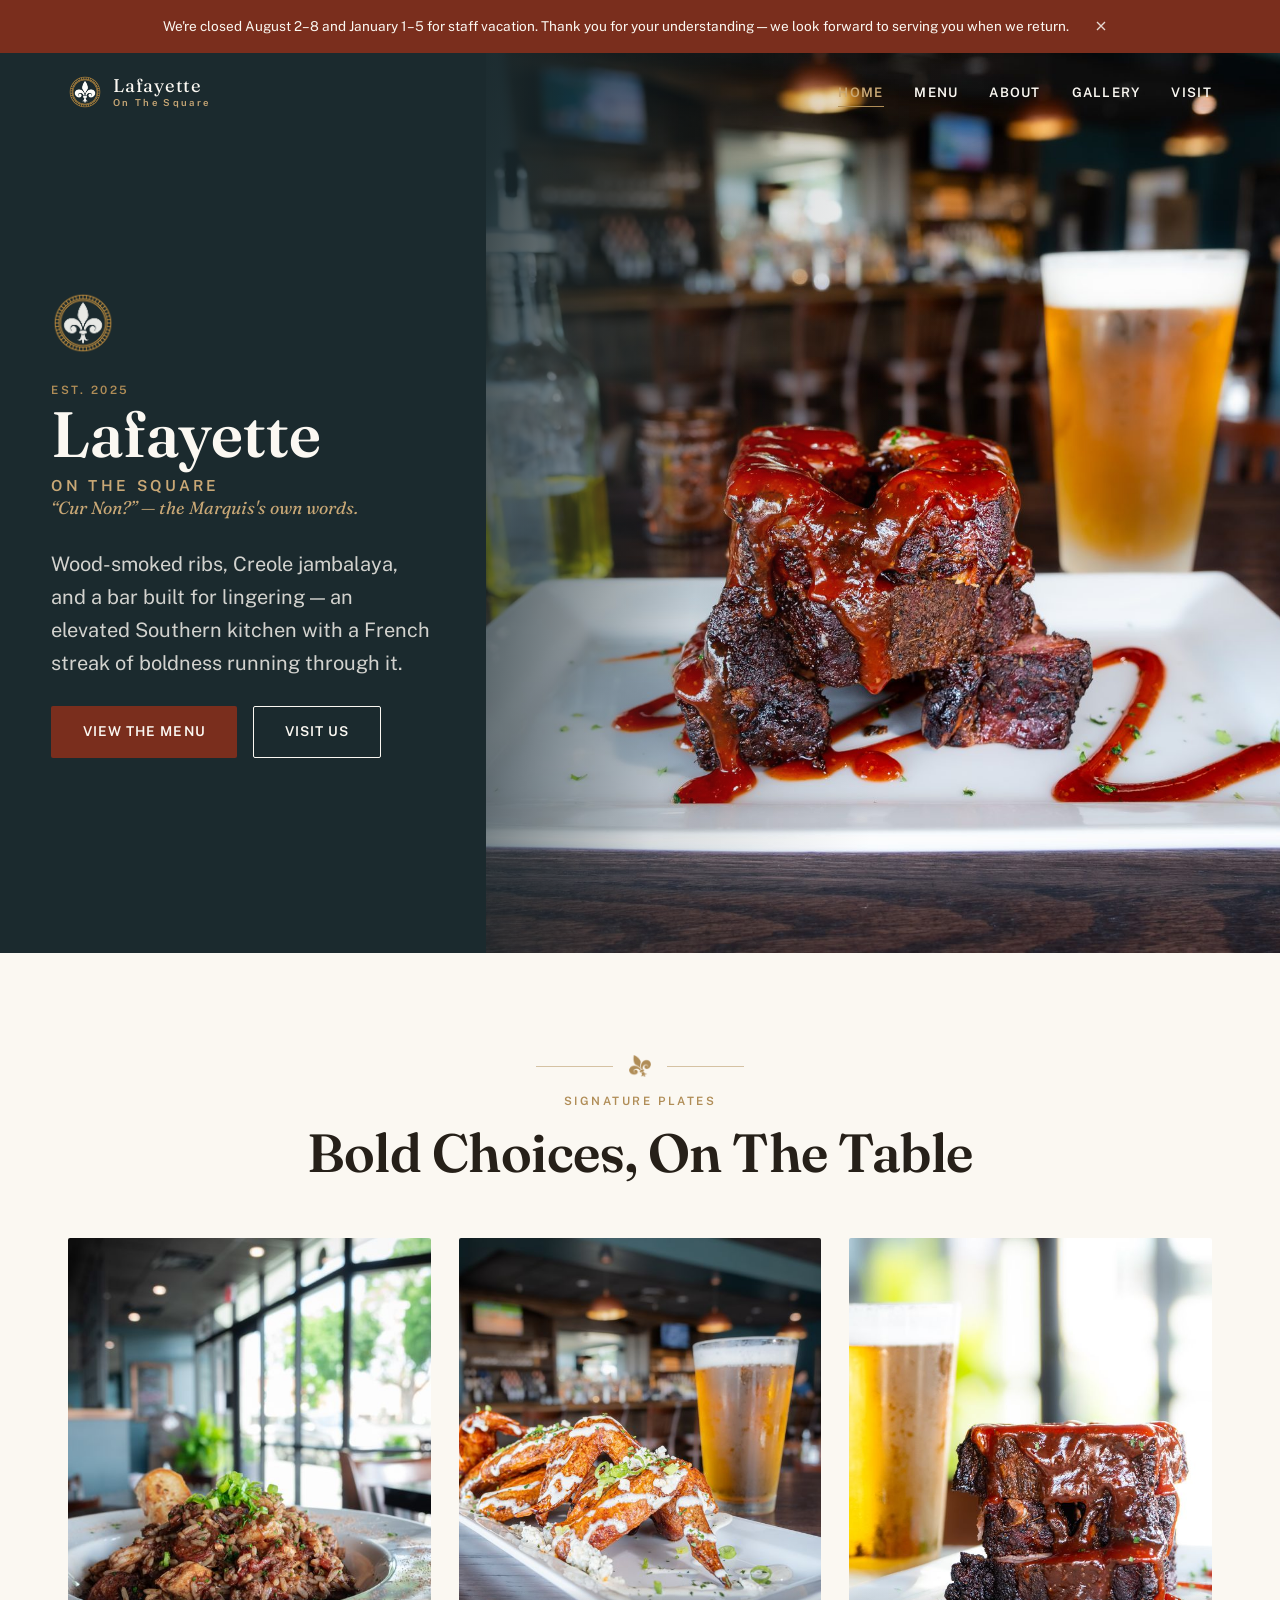
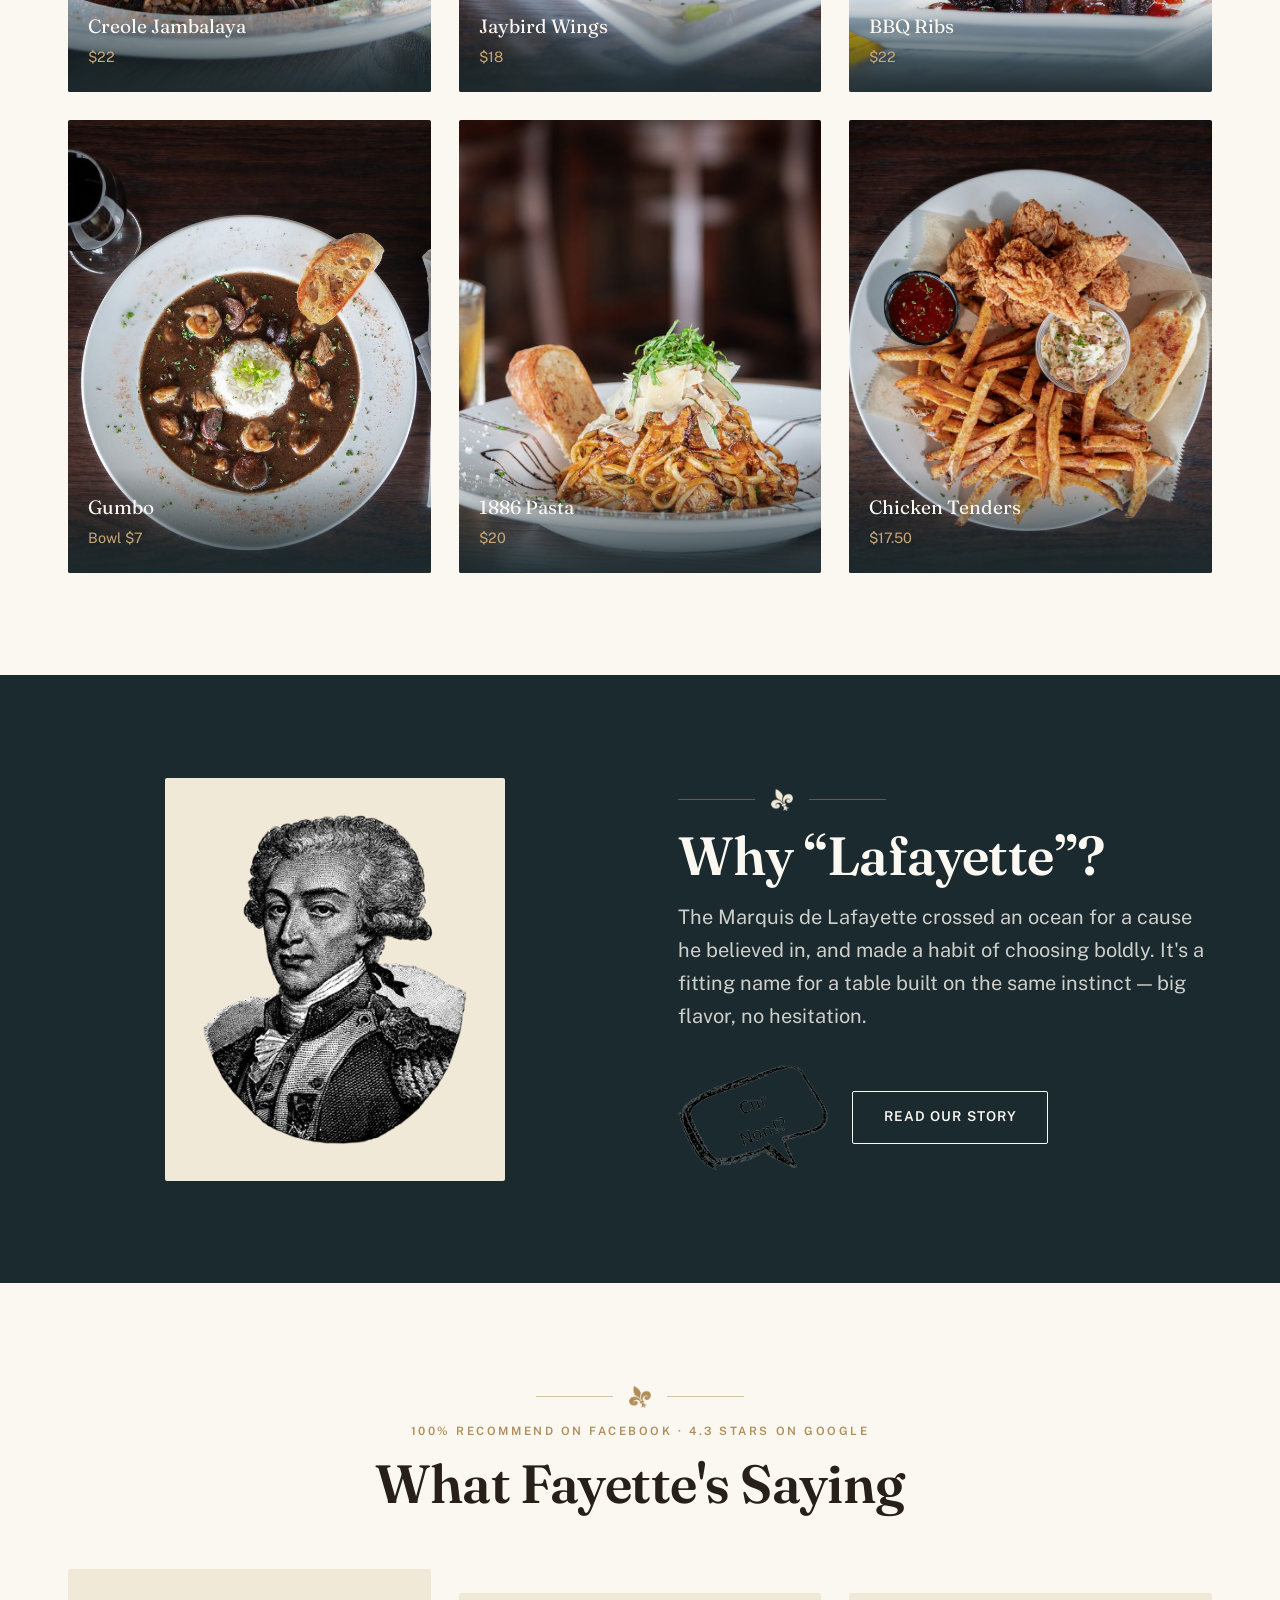
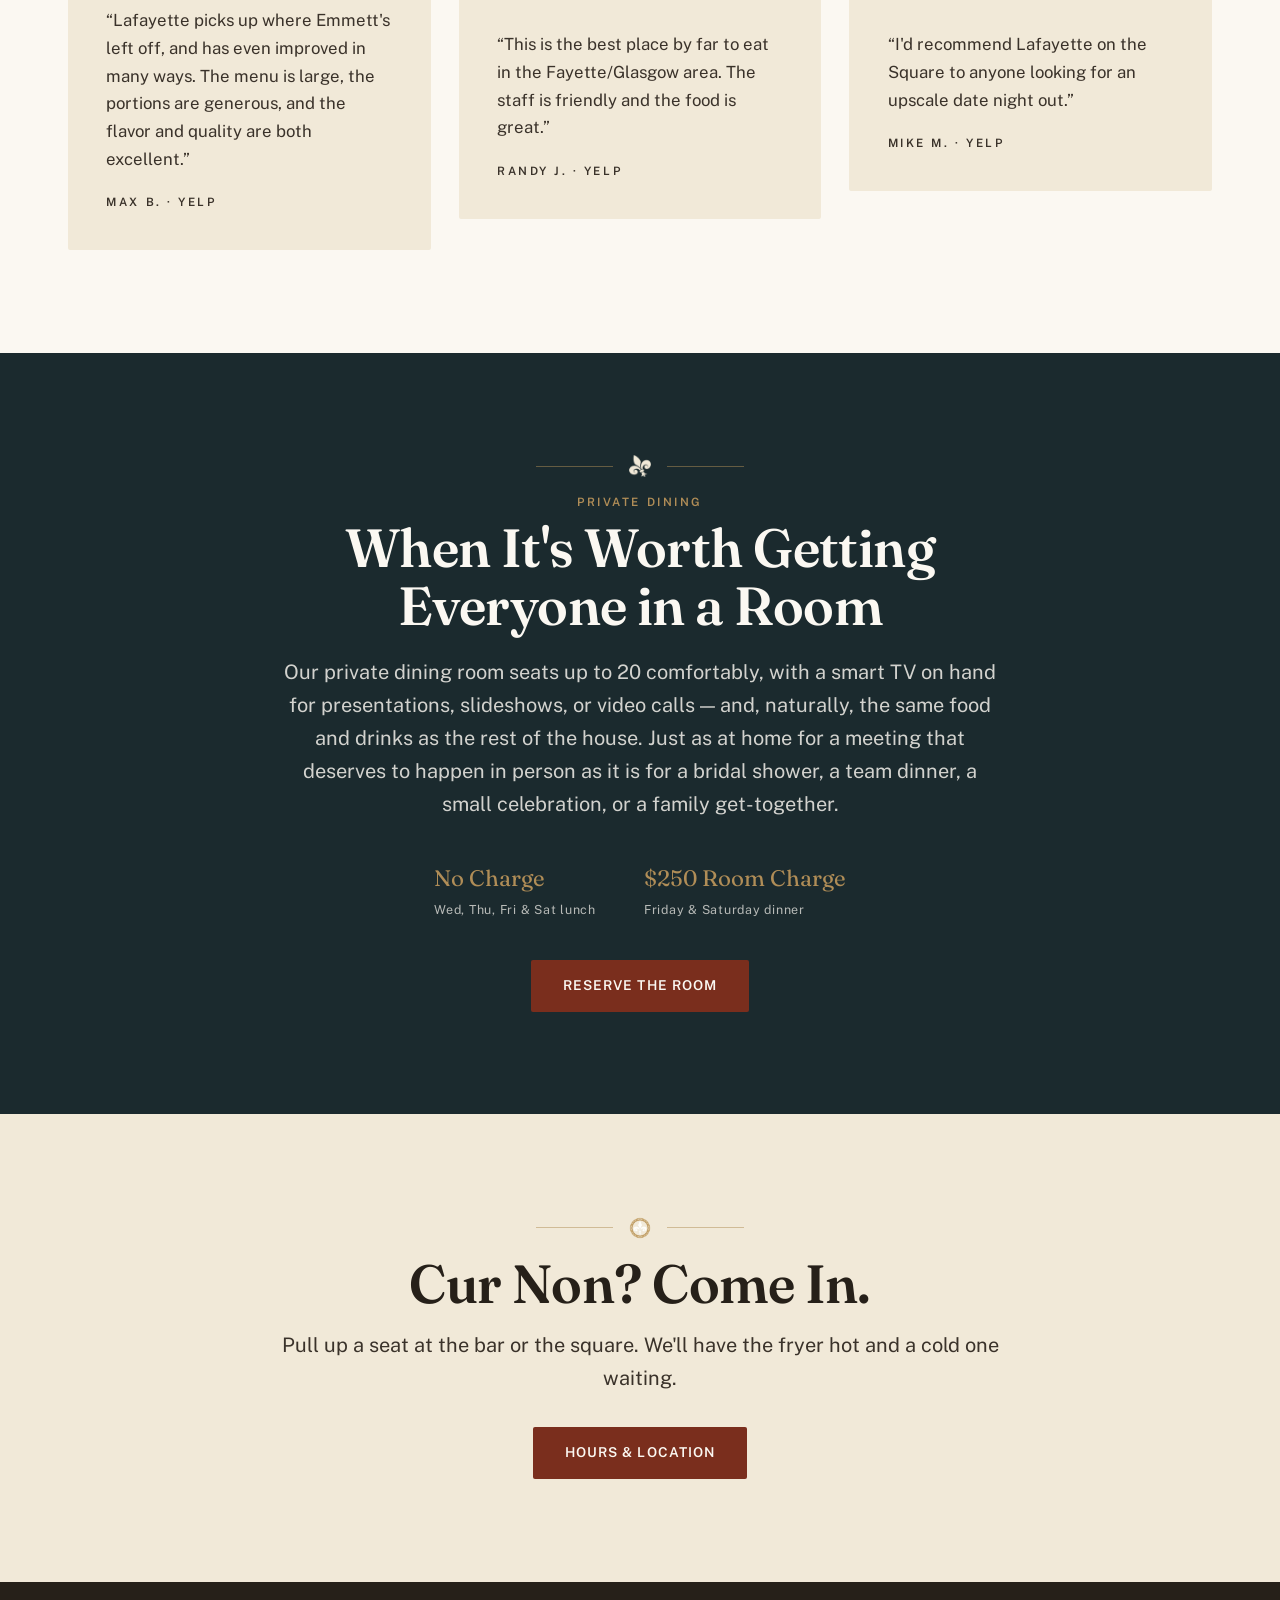
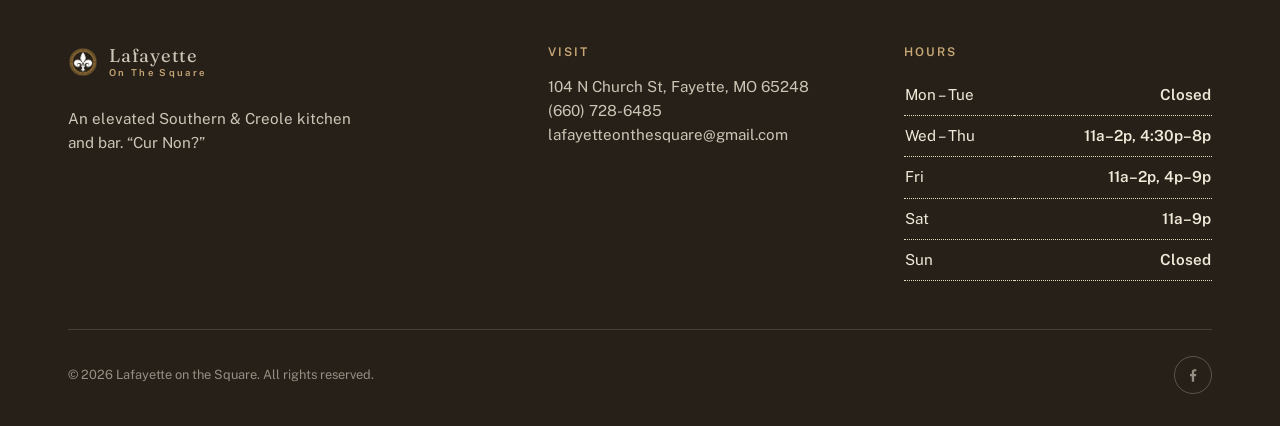
<file: index.html>
<!DOCTYPE html>
<html lang="en">
<head>
<meta charset="UTF-8">
<meta name="viewport" content="width=device-width, initial-scale=1.0">
<title>Lafayette on the Square | Southern &amp; Creole Kitchen</title>
<meta name="description" content="Lafayette on the Square — an elevated Southern and Creole kitchen and bar. Wood tables, brass light, bold plates.">
<link rel="icon" type="image/png" href="assets/brand/logo-real.png">
<link rel="preconnect" href="https://fonts.googleapis.com">
<link rel="preconnect" href="https://fonts.gstatic.com" crossorigin>
<link href="https://fonts.googleapis.com/css2?family=Fraunces:ital,opsz,wght@0,9..144,300;0,9..144,500;0,9..144,600;0,9..144,700;1,9..144,400;1,9..144,500&family=Public+Sans:wght@400;500;600;700&display=swap" rel="stylesheet">
<link rel="stylesheet" href="css/style.css?v=6">
<!-- Netlify Identity: lets the owner click the invite-email link and log
     straight into /admin/ to edit the site. Harmless no-op until the site
     is deployed on Netlify with Identity enabled. -->
<script src="https://identity.netlify.com/v1/netlify-identity-widget.js"></script>
<script>
  if (window.netlifyIdentity) {
    window.netlifyIdentity.on("init", (user) => {
      if (!user) {
        window.netlifyIdentity.on("login", () => {
          document.location.href = "/admin/";
        });
      }
    });
  }
</script>
</head>
<body>
<a class="skip-link" href="#main">Skip to content</a>
<div id="closure-banner-mount"></div>

<div style="position:relative;">
<header class="site-header">
  <div class="wrap">
    <a class="brand-mark" href="index.html">
      <img src="assets/brand/logo-real.png" alt="">
      <span class="wordmark">Lafayette<small>On&nbsp;The&nbsp;Square</small></span>
    </a>
    <nav class="main-nav" aria-label="Primary">
      <a href="index.html" aria-current="page">Home</a>
      <a href="menu.html">Menu</a>
      <a href="about.html">About</a>
      <a href="gallery.html">Gallery</a>
      <a href="contact.html">Visit</a>
    </nav>
    <button class="nav-toggle" aria-label="Toggle menu" aria-expanded="false">
      <svg viewBox="0 0 24 24" fill="none" stroke="currentColor" stroke-width="1.6"><path d="M3 6h18M3 12h18M3 18h18"/></svg>
    </button>
  </div>
</header>

<main id="main">

  <section class="hero">
    <div class="hero-panel">
      <img class="medallion" src="assets/brand/logo-real.png" alt="">
      <div>
        <p class="eyebrow">Est. 2025</p>
        <h1>Lafayette<small>On The Square</small></h1>
        <p class="motto italic-note">&ldquo;Cur Non?&rdquo; — the Marquis's own words.</p>
      </div>
      <p class="lede" style="color: rgba(251,248,242,0.82);">Wood-smoked ribs, Creole jambalaya, and a bar built for lingering — an elevated Southern kitchen with a French streak of boldness running through it.</p>
      <div style="display:flex; gap:1rem; flex-wrap:wrap;">
        <a class="btn btn-primary" href="menu.html">View the Menu</a>
        <a class="btn btn-outline" href="contact.html">Visit Us</a>
      </div>
    </div>
    <div class="hero-photo" style="background-image:url('assets/images/ribs-stacked-beer-lg.jpg');" role="img" aria-label="Slow-smoked BBQ ribs drizzled with house-made sauce, served with a cold beer"></div>
  </section>

  <section class="section">
    <div class="wrap">
      <div class="section-header center">
        <div class="divider-mark center"><img src="assets/brand/fleur-de-lis-brass.png?v=2" alt=""></div>
        <p class="eyebrow" style="text-align:center;">Signature Plates</p>
        <h2 class="h-lg">Bold Choices, On The Table</h2>
      </div>

      <div class="dish-grid">
        <a class="dish-card" href="menu.html#taste-of-new-orleans">
          <img src="assets/images/jambalaya-daylight-cocktail-md.jpg" alt="Creole jambalaya with chicken, shrimp, and andouille sausage">
          <div class="caption"><div class="name">Creole Jambalaya</div><div class="price">$22</div></div>
        </a>
        <a class="dish-card" href="menu.html#starters">
          <img src="assets/images/wings-teal-bar-md.jpg" alt="Jaybird wings tossed in buffalo or BBQ sauce with bleu cheese crumbles">
          <div class="caption"><div class="name">Jaybird Wings</div><div class="price">$18</div></div>
        </a>
        <a class="dish-card" href="menu.html#entrees">
          <img src="assets/images/ribs-daylight-md.jpg" alt="Slow-smoked BBQ ribs drizzled with house-made barbecue sauce">
          <div class="caption"><div class="name">BBQ Ribs</div><div class="price">$22</div></div>
        </a>
        <a class="dish-card" href="menu.html#taste-of-new-orleans">
          <img src="assets/images/gumbo-overhead-wine-md.jpg" alt="A bowl of gumbo with a mound of rice at the center">
          <div class="caption"><div class="name">Gumbo</div><div class="price">Bowl $7</div></div>
        </a>
        <a class="dish-card" href="menu.html#pastas">
          <img src="assets/images/chicken-pasta-plated-md.jpg" alt="1886 Pasta tossed in a fiery vodka sauce with fresh basil and shaved parmesan">
          <div class="caption"><div class="name">1886 Pasta</div><div class="price">$20</div></div>
        </a>
        <a class="dish-card" href="menu.html#platters">
          <img src="assets/images/chicken-tenders-fries-md.jpg" alt="Hand-breaded buttermilk chicken tenders with house-cut fries and slaw">
          <div class="caption"><div class="name">Chicken Tenders</div><div class="price">$17.50</div></div>
        </a>
      </div>
    </div>
  </section>

  <section class="section section-dark">
    <div class="wrap split">
      <img src="assets/brand/lafayette-portrait.png" alt="A vintage engraved portrait of the Marquis de Lafayette" style="max-width: 340px; margin-inline:auto; background:var(--parchment); padding: 1.5rem; border-radius: var(--radius);">
      <div>
        <div class="divider-mark"><img src="assets/brand/fleur-de-lis-parchment.png?v=2" alt=""></div>
        <h2 class="h-lg" style="margin-top:1rem;">Why &ldquo;Lafayette&rdquo;?</h2>
        <p class="lede" style="color:rgba(251,248,242,0.8); margin-top:1rem;">The Marquis de Lafayette crossed an ocean for a cause he believed in, and made a habit of choosing boldly. It's a fitting name for a table built on the same instinct — big flavor, no hesitation.</p>
        <div class="bubble-callout" style="margin-top:2rem;">
          <img src="assets/brand/cur-non-bubble.png" alt="A hand-drawn speech bubble reading Cur Non!?">
          <a class="btn btn-outline" href="about.html">Read Our Story</a>
        </div>
      </div>
    </div>
  </section>

  <section class="section">
    <div class="wrap">
      <div class="section-header center">
        <div class="divider-mark center"><img src="assets/brand/fleur-de-lis-brass.png?v=2" alt=""></div>
        <p class="eyebrow" style="text-align:center;">100% Recommend on Facebook &middot; 4.3 Stars on Google</p>
        <h2 class="h-lg">What Fayette's Saying</h2>
      </div>
      <div class="dish-grid" style="align-items:start;">
        <div class="info-card">
          <p class="lede" style="font-size:1.05rem;">&ldquo;Lafayette picks up where Emmett's left off, and has even improved in many ways. The menu is large, the portions are generous, and the flavor and quality are both excellent.&rdquo;</p>
          <p class="eyebrow" style="margin-top:1.25rem; color:var(--charcoal-soft);">Max B. &middot; Yelp</p>
        </div>
        <div class="info-card">
          <p class="lede" style="font-size:1.05rem;">&ldquo;This is the best place by far to eat in the Fayette/Glasgow area. The staff is friendly and the food is great.&rdquo;</p>
          <p class="eyebrow" style="margin-top:1.25rem; color:var(--charcoal-soft);">Randy J. &middot; Yelp</p>
        </div>
        <div class="info-card">
          <p class="lede" style="font-size:1.05rem;">&ldquo;I'd recommend Lafayette on the Square to anyone looking for an upscale date night out.&rdquo;</p>
          <p class="eyebrow" style="margin-top:1.25rem; color:var(--charcoal-soft);">Mike M. &middot; Yelp</p>
        </div>
      </div>
    </div>
  </section>

  <section class="section section-dark">
    <div class="wrap" style="max-width:820px; margin-inline:auto; text-align:center;">
      <div class="divider-mark center"><img src="assets/brand/fleur-de-lis-parchment.png?v=2" alt=""></div>
      <p class="eyebrow" style="text-align:center; margin-top:1rem;">Private Dining</p>
      <h2 class="h-lg" style="margin-top:0.5rem;">When It's Worth Getting Everyone in a Room</h2>
      <p class="lede" style="color:rgba(251,248,242,0.82); margin-inline:auto; margin-top:1.25rem;">Our private dining room seats up to 20 comfortably, with a smart TV on hand for presentations, slideshows, or video calls — and, naturally, the same food and drinks as the rest of the house. Just as at home for a meeting that deserves to happen in person as it is for a bridal shower, a team dinner, a small celebration, or a family get-together.</p>
      <div class="stat-row" style="justify-content:center; margin-top:2.5rem; text-align:left;">
        <div class="stat">
          <span class="num" style="font-family:var(--font-display); font-size:1.4rem; color:var(--brass);">No Charge</span>
          <span class="label" style="color:rgba(251,248,242,0.7);">Wed, Thu, Fri &amp; Sat lunch</span>
        </div>
        <div class="stat">
          <span class="num" style="font-family:var(--font-display); font-size:1.4rem; color:var(--brass);">$250 Room Charge</span>
          <span class="label" style="color:rgba(251,248,242,0.7);">Friday &amp; Saturday dinner</span>
        </div>
      </div>
      <div style="margin-top:2.5rem;">
        <a class="btn btn-primary" href="contact.html">Reserve the Room</a>
      </div>
    </div>
  </section>

  <section class="section section-parchment">
    <div class="wrap" style="text-align:center;">
      <div class="divider-mark center"><img src="assets/brand/logo-real.png" alt=""></div>
      <h2 class="h-lg" style="margin-top:1rem;">Cur Non? Come In.</h2>
      <p class="lede" style="margin-inline:auto; margin-top:1rem;">Pull up a seat at the bar or the square. We'll have the fryer hot and a cold one waiting.</p>
      <div style="margin-top:2rem;">
        <a class="btn btn-primary" href="contact.html">Hours &amp; Location</a>
      </div>
    </div>
  </section>

</main>
</div>

<footer class="site-footer" id="site-footer-placeholder"></footer>

<script src="js/main.js"></script>
<script src="js/site-footer.js"></script>
</body>
</html>
</file>
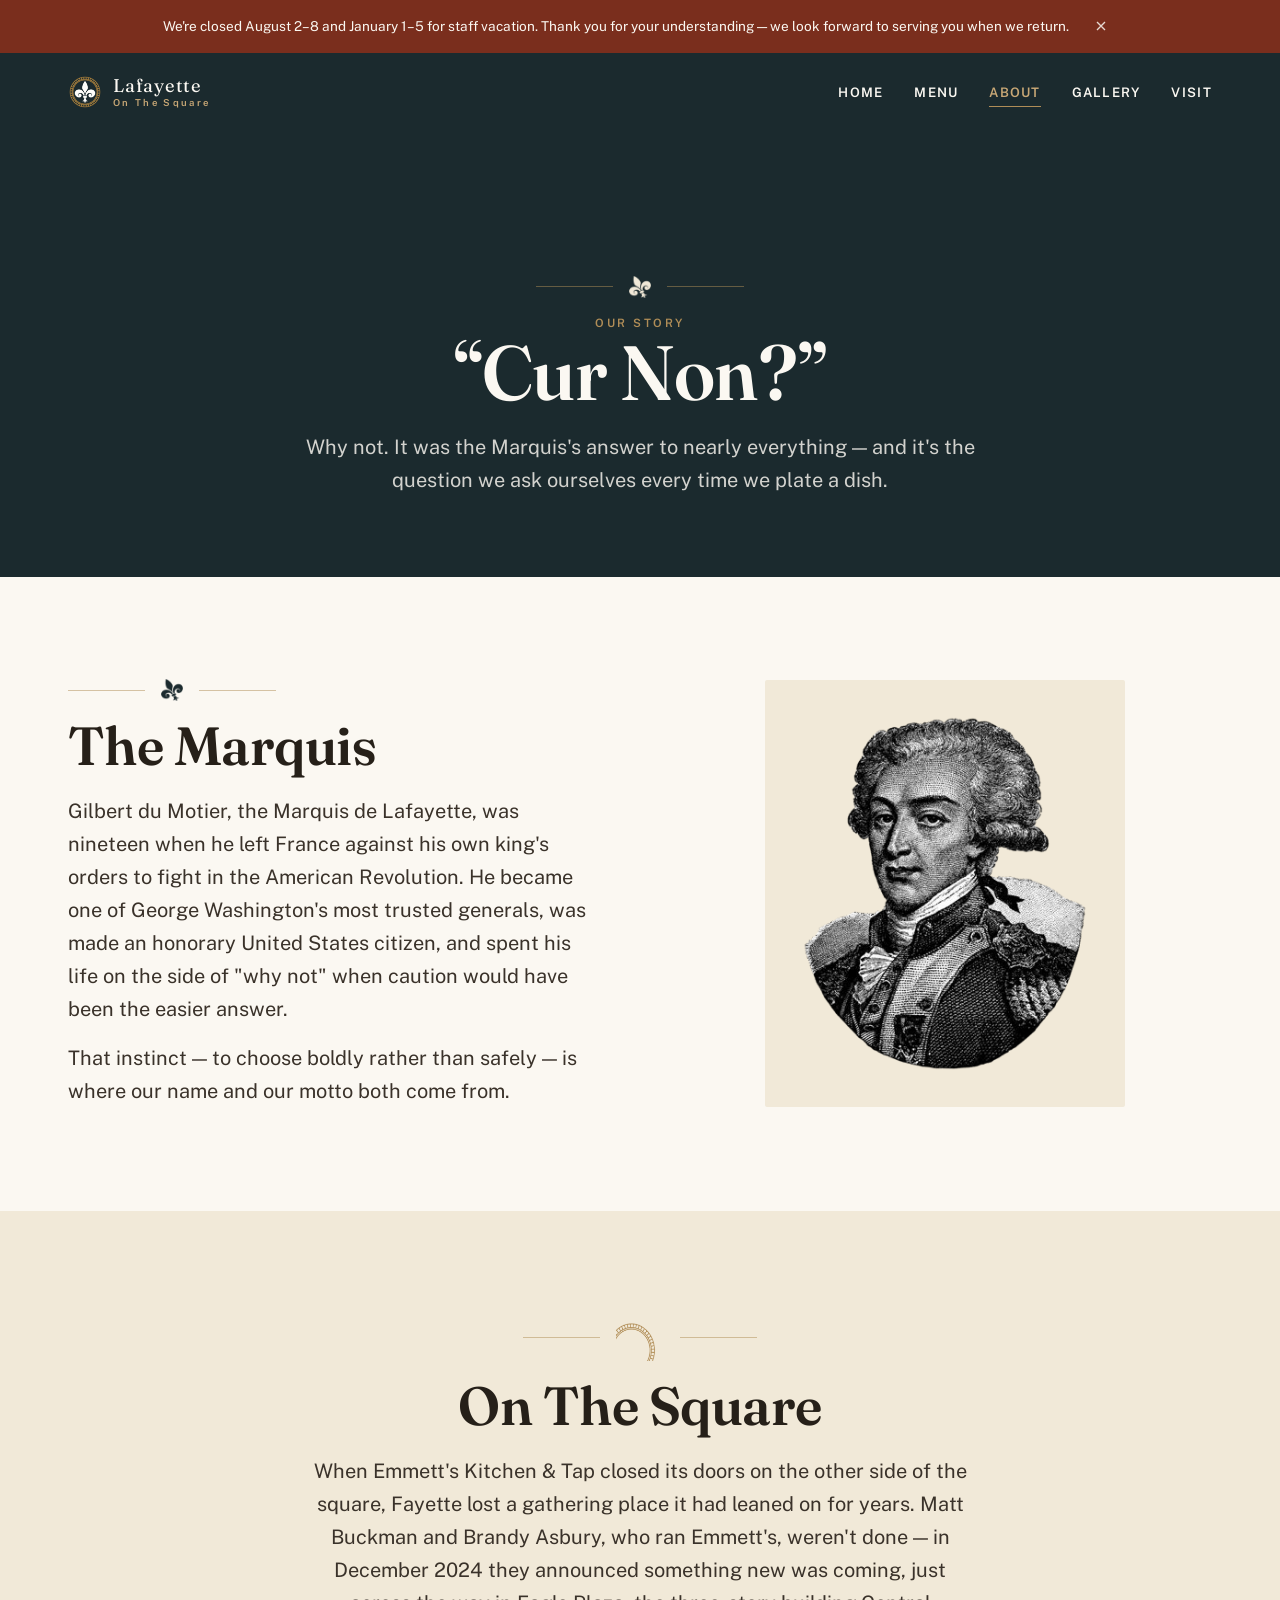
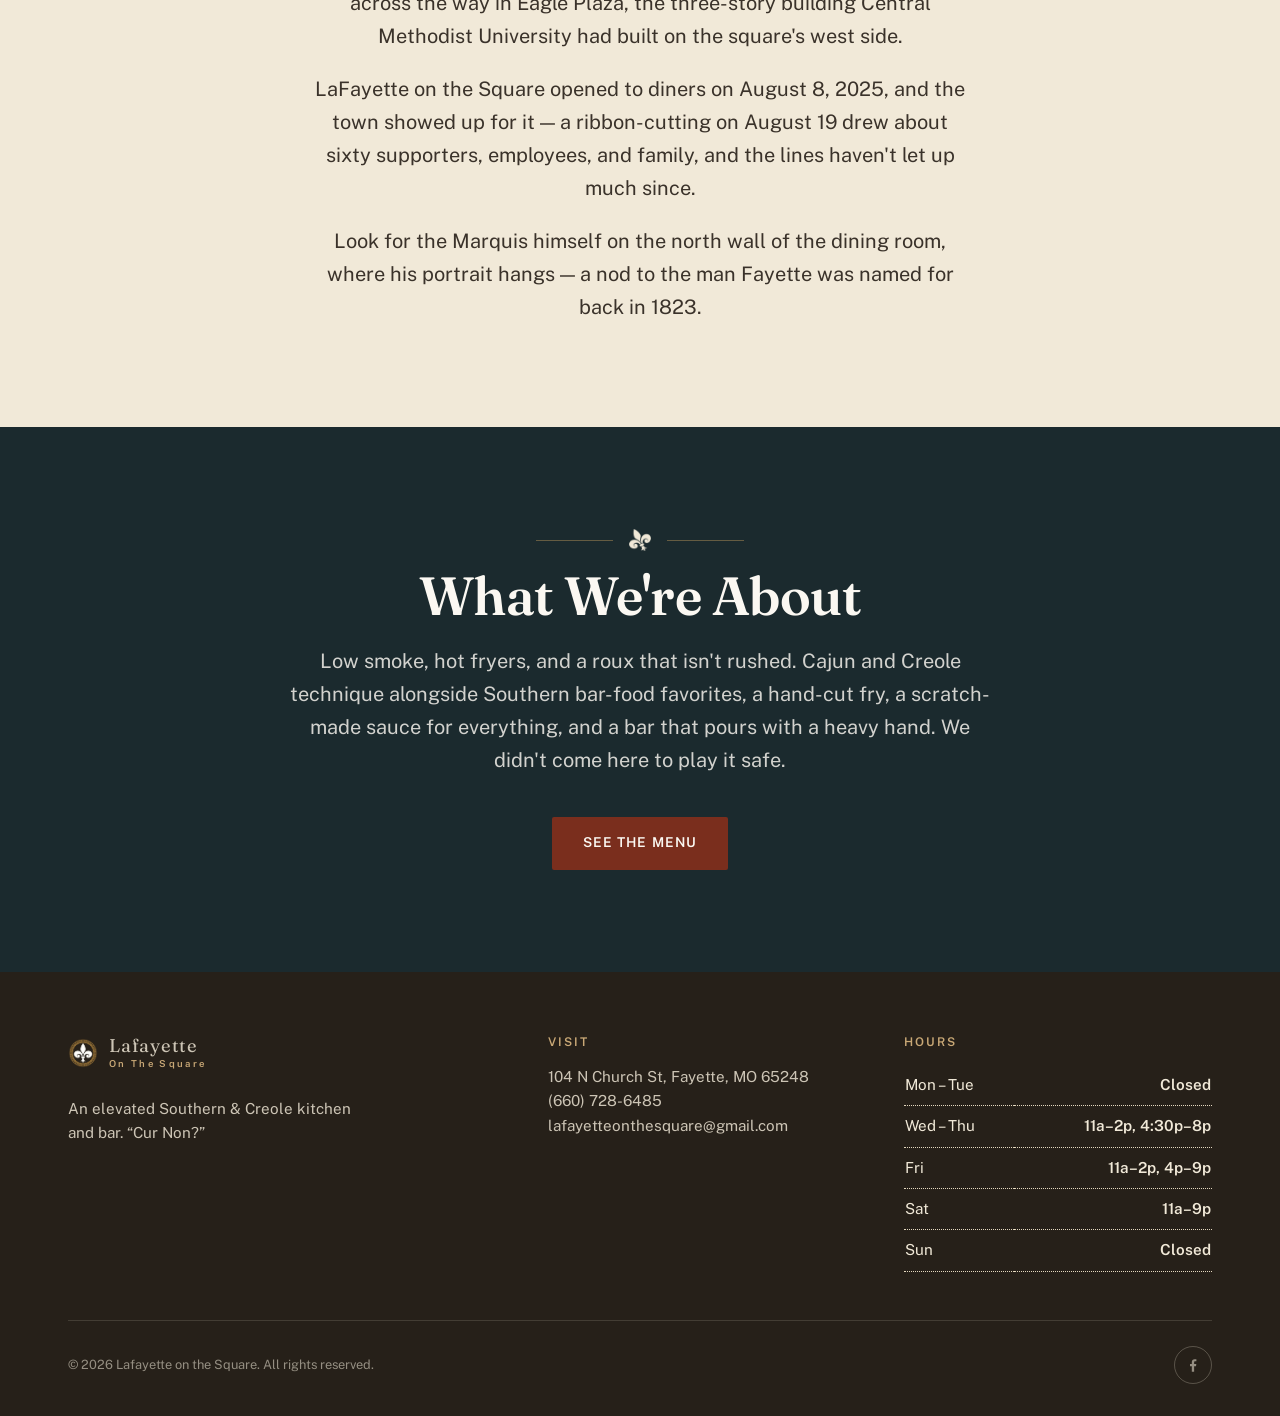
<file: about.html>
<!DOCTYPE html>
<html lang="en">
<head>
<meta charset="UTF-8">
<meta name="viewport" content="width=device-width, initial-scale=1.0">
<title>About | Lafayette on the Square</title>
<meta name="description" content="The story behind Lafayette on the Square and the motto it borrows from the Marquis himself: Cur Non?">
<link rel="icon" type="image/png" href="assets/brand/logo-real.png">
<link rel="preconnect" href="https://fonts.googleapis.com">
<link rel="preconnect" href="https://fonts.gstatic.com" crossorigin>
<link href="https://fonts.googleapis.com/css2?family=Fraunces:ital,opsz,wght@0,9..144,300;0,9..144,500;0,9..144,600;0,9..144,700;1,9..144,400;1,9..144,500&family=Public+Sans:wght@400;500;600;700&display=swap" rel="stylesheet">
<link rel="stylesheet" href="css/style.css?v=6">
</head>
<body>
<a class="skip-link" href="#main">Skip to content</a>

<div id="closure-banner-mount"></div>

<header class="site-header static">
  <div class="wrap">
    <a class="brand-mark" href="index.html">
      <img src="assets/brand/logo-real.png" alt="">
      <span class="wordmark">Lafayette<small>On&nbsp;The&nbsp;Square</small></span>
    </a>
    <nav class="main-nav" aria-label="Primary">
      <a href="index.html">Home</a>
      <a href="menu.html">Menu</a>
      <a href="about.html" aria-current="page">About</a>
      <a href="gallery.html">Gallery</a>
      <a href="contact.html">Visit</a>
    </nav>
    <button class="nav-toggle" aria-label="Toggle menu" aria-expanded="false">
      <svg viewBox="0 0 24 24" fill="none" stroke="currentColor" stroke-width="1.6"><path d="M3 6h18M3 12h18M3 18h18"/></svg>
    </button>
  </div>
</header>

<main id="main">

  <section class="about-hero">
    <div class="wrap">
      <div class="divider-mark center"><img src="assets/brand/fleur-de-lis-parchment.png?v=2" alt=""></div>
      <p class="eyebrow" style="text-align:center; margin-top:1rem;">Our Story</p>
      <h1 class="h-xl">&ldquo;Cur Non?&rdquo;</h1>
      <p class="lede" style="color:rgba(251,248,242,0.82); margin-inline:auto; margin-top:1rem;">Why not. It was the Marquis's answer to nearly everything — and it's the question we ask ourselves every time we plate a dish.</p>
    </div>
  </section>

  <section class="section">
    <div class="wrap split">
      <div>
        <div class="divider-mark"><img src="assets/brand/fleur-de-lis-ink.png?v=2" alt=""></div>
        <h2 class="h-lg" style="margin-top:1rem;">The Marquis</h2>
        <p class="lede" style="margin-top:1.25rem;">Gilbert du Motier, the Marquis de Lafayette, was nineteen when he left France against his own king's orders to fight in the American Revolution. He became one of George Washington's most trusted generals, was made an honorary United States citizen, and spent his life on the side of "why not" when caution would have been the easier answer.</p>
        <p class="lede" style="margin-top:1rem;">That instinct — to choose boldly rather than safely — is where our name and our motto both come from.</p>
      </div>
      <img src="assets/brand/lafayette-portrait.png" alt="A vintage engraved portrait of the Marquis de Lafayette" style="max-width: 360px; margin-inline:auto; background:var(--parchment); padding: 1.5rem; border-radius: var(--radius);">
    </div>
  </section>

  <section class="section section-parchment">
    <div class="wrap" style="max-width:760px; margin-inline:auto; text-align:center;">
      <div class="divider-mark center"><img src="assets/brand/medallion-ring-brass.png?v=2" alt="" style="width:48px;height:48px;"></div>
      <h2 class="h-lg" style="margin-top:1rem;">On The Square</h2>
      <p class="lede" style="margin-inline:auto; margin-top:1.25rem;">When Emmett's Kitchen &amp; Tap closed its doors on the other side of the square, Fayette lost a gathering place it had leaned on for years. Matt Buckman and Brandy Asbury, who ran Emmett's, weren't done — in December 2024 they announced something new was coming, just across the way in Eagle Plaza, the three-story building Central Methodist University had built on the square's west side.</p>
      <p class="lede" style="margin-inline:auto; margin-top:1.25rem;">LaFayette on the Square opened to diners on August 8, 2025, and the town showed up for it — a ribbon-cutting on August 19 drew about sixty supporters, employees, and family, and the lines haven't let up much since.</p>
      <p class="lede" style="margin-inline:auto; margin-top:1.25rem;">Look for the Marquis himself on the north wall of the dining room, where his portrait hangs — a nod to the man Fayette was named for back in 1823.</p>
    </div>
  </section>

  <section class="section section-dark">
    <div class="wrap" style="text-align:center; max-width:800px; margin-inline:auto;">
      <div class="divider-mark center"><img src="assets/brand/fleur-de-lis-parchment.png?v=2" alt=""></div>
      <h2 class="h-lg" style="margin-top:1rem;">What We're About</h2>
      <p class="lede" style="color:rgba(251,248,242,0.82); margin-inline:auto; margin-top:1.25rem;">Low smoke, hot fryers, and a roux that isn't rushed. Cajun and Creole technique alongside Southern bar-food favorites, a hand-cut fry, a scratch-made sauce for everything, and a bar that pours with a heavy hand. We didn't come here to play it safe.</p>
      <div style="margin-top:2.5rem;">
        <a class="btn btn-primary" href="menu.html">See the Menu</a>
      </div>
    </div>
  </section>

</main>

<footer class="site-footer" id="site-footer-placeholder"></footer>

<script src="js/main.js"></script>
<script src="js/site-footer.js"></script>
</body>
</html>
</file>
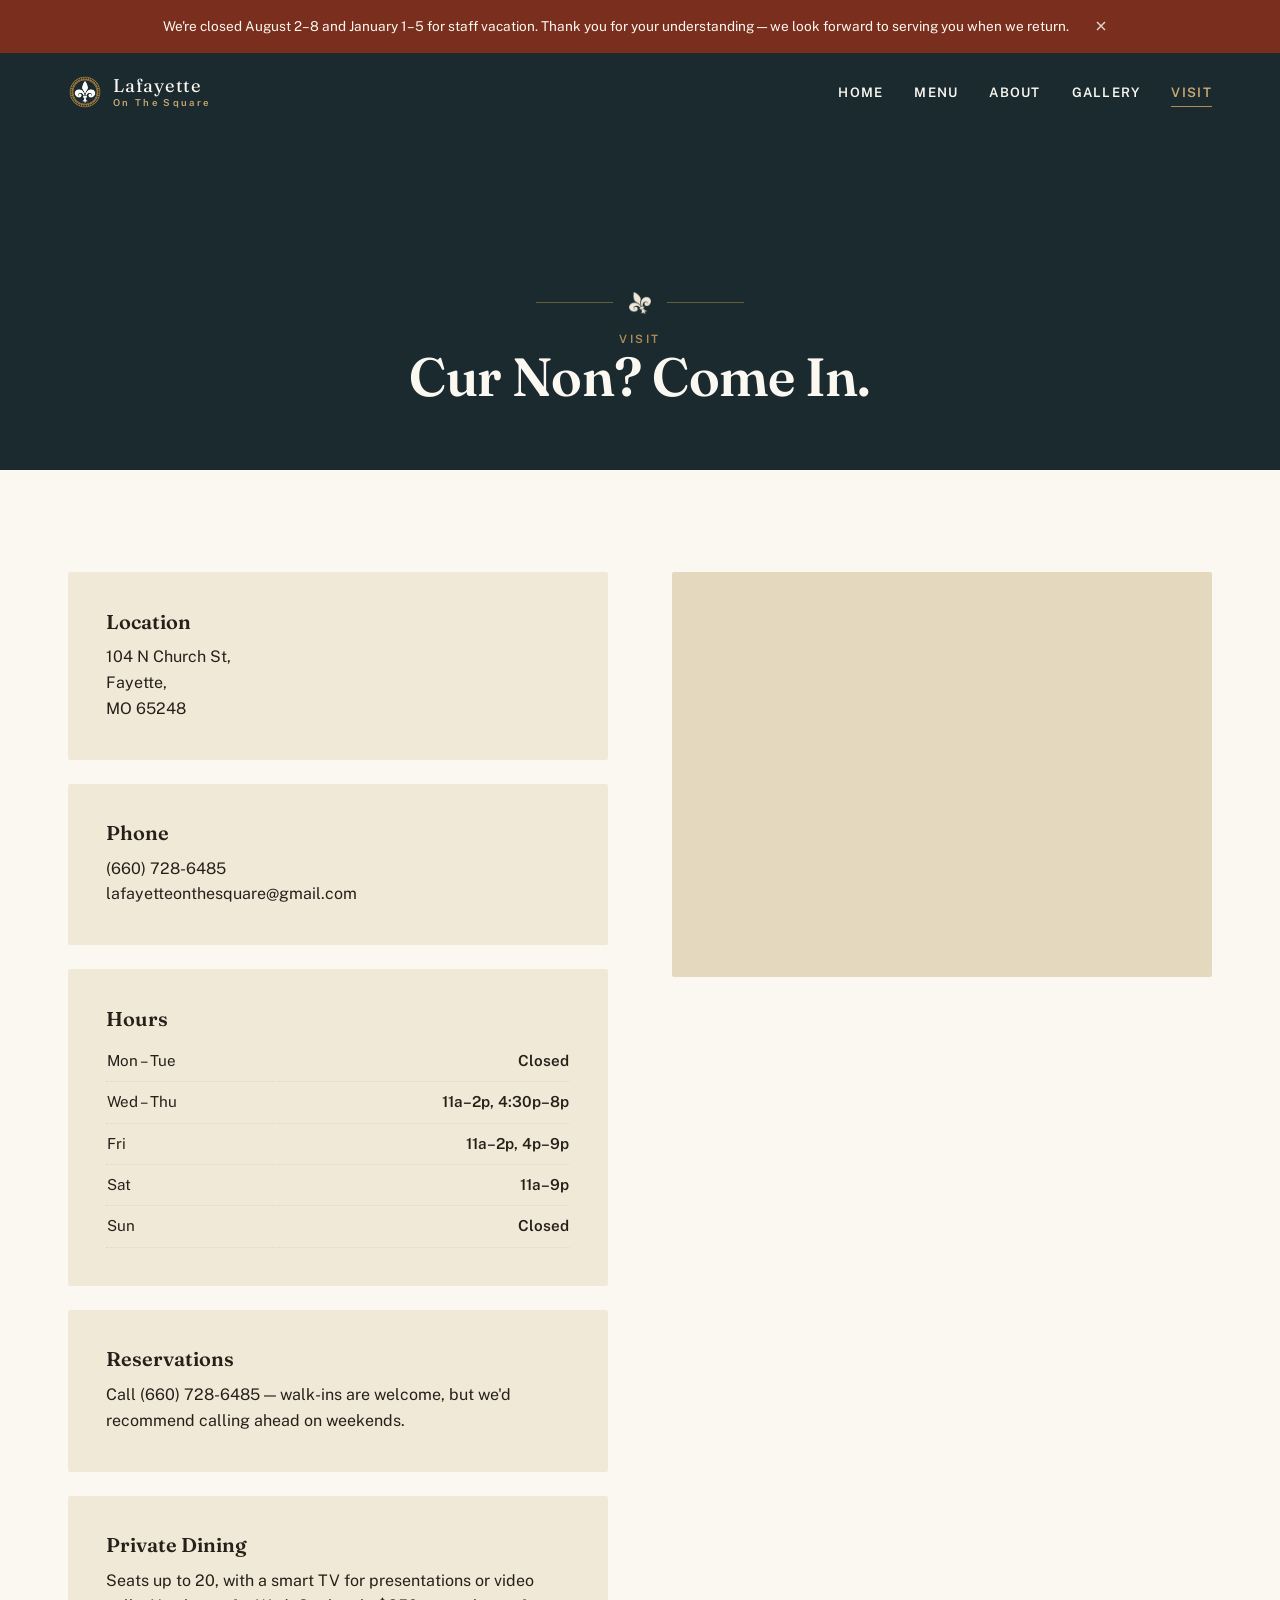
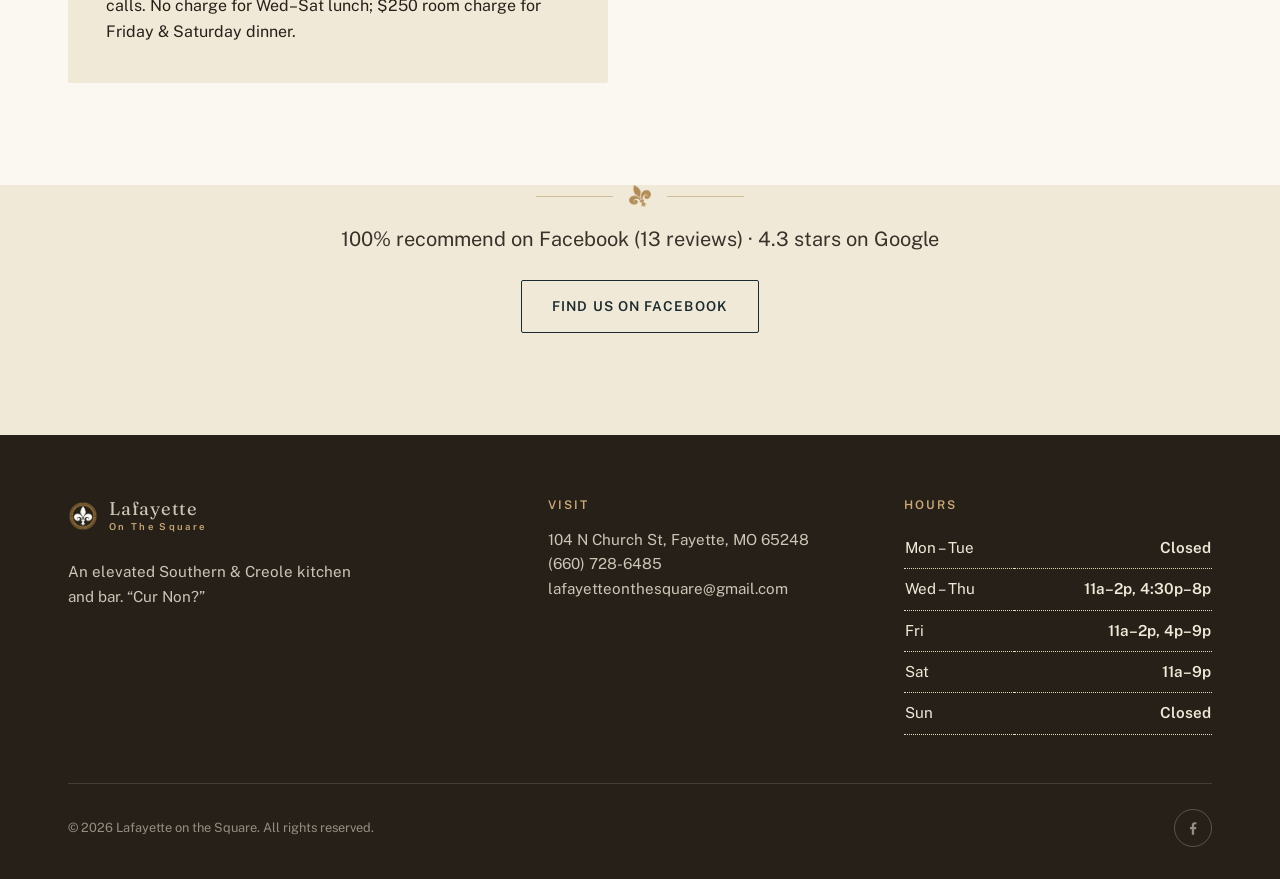
<file: contact.html>
<!DOCTYPE html>
<html lang="en">
<head>
<meta charset="UTF-8">
<meta name="viewport" content="width=device-width, initial-scale=1.0">
<title>Visit | Lafayette on the Square</title>
<meta name="description" content="Hours, location, and how to reach Lafayette on the Square.">
<link rel="icon" type="image/png" href="assets/brand/logo-real.png">
<link rel="preconnect" href="https://fonts.googleapis.com">
<link rel="preconnect" href="https://fonts.gstatic.com" crossorigin>
<link href="https://fonts.googleapis.com/css2?family=Fraunces:ital,opsz,wght@0,9..144,300;0,9..144,500;0,9..144,600;0,9..144,700;1,9..144,400;1,9..144,500&family=Public+Sans:wght@400;500;600;700&display=swap" rel="stylesheet">
<link rel="stylesheet" href="css/style.css?v=6">
</head>
<body>
<a class="skip-link" href="#main">Skip to content</a>

<div id="closure-banner-mount"></div>

<header class="site-header static">
  <div class="wrap">
    <a class="brand-mark" href="index.html">
      <img src="assets/brand/logo-real.png" alt="">
      <span class="wordmark">Lafayette<small>On&nbsp;The&nbsp;Square</small></span>
    </a>
    <nav class="main-nav" aria-label="Primary">
      <a href="index.html">Home</a>
      <a href="menu.html">Menu</a>
      <a href="about.html">About</a>
      <a href="gallery.html">Gallery</a>
      <a href="contact.html" aria-current="page">Visit</a>
    </nav>
    <button class="nav-toggle" aria-label="Toggle menu" aria-expanded="false">
      <svg viewBox="0 0 24 24" fill="none" stroke="currentColor" stroke-width="1.6"><path d="M3 6h18M3 12h18M3 18h18"/></svg>
    </button>
  </div>
</header>

<main id="main">

  <section class="page-intro">
    <div class="wrap">
      <div class="divider-mark center"><img src="assets/brand/fleur-de-lis-parchment.png?v=2" alt=""></div>
      <p class="eyebrow" style="text-align:center; margin-top:1rem;">Visit</p>
      <h1 class="h-lg">Cur Non? Come In.</h1>
    </div>
  </section>

  <section class="section">
    <div class="wrap contact-grid">
      <div>
        <div class="info-card">
          <h3 class="h-sm">Location</h3>
          <p id="contact-address"></p>
        </div>
        <div class="info-card">
          <h3 class="h-sm">Phone</h3>
          <p id="contact-phone"></p>
          <p id="contact-email"></p>
        </div>
        <div class="info-card">
          <h3 class="h-sm">Hours</h3>
          <table class="hours-table"><tbody id="contact-hours"></tbody></table>
        </div>
        <div class="info-card">
          <h3 class="h-sm">Reservations</h3>
          <p id="contact-reservation"></p>
        </div>
        <div class="info-card">
          <h3 class="h-sm">Private Dining</h3>
          <p>Seats up to 20, with a smart TV for presentations or video calls. No charge for Wed–Sat lunch; $250 room charge for Friday &amp; Saturday dinner.</p>
        </div>
      </div>
      <div id="contact-map" class="map-frame"></div>
    </div>
  </section>

  <section class="section section-parchment" style="padding-top:0;">
    <div class="wrap" style="text-align:center;">
      <div class="divider-mark center"><img src="assets/brand/fleur-de-lis-brass.png?v=2" alt=""></div>
      <p class="lede" style="margin-inline:auto; margin-top:1rem;">100% recommend on Facebook (13 reviews) &middot; 4.3 stars on Google</p>
      <a class="btn btn-outline dark" href="https://www.facebook.com/p/LaFayette-On-The-Square-61569646816271/" target="_blank" rel="noopener" style="margin-top:1.5rem;">Find Us on Facebook</a>
    </div>
  </section>

</main>

<footer class="site-footer" id="site-footer-placeholder"></footer>

<script src="js/main.js"></script>
<script src="js/site-footer.js"></script>
</body>
</html>
</file>
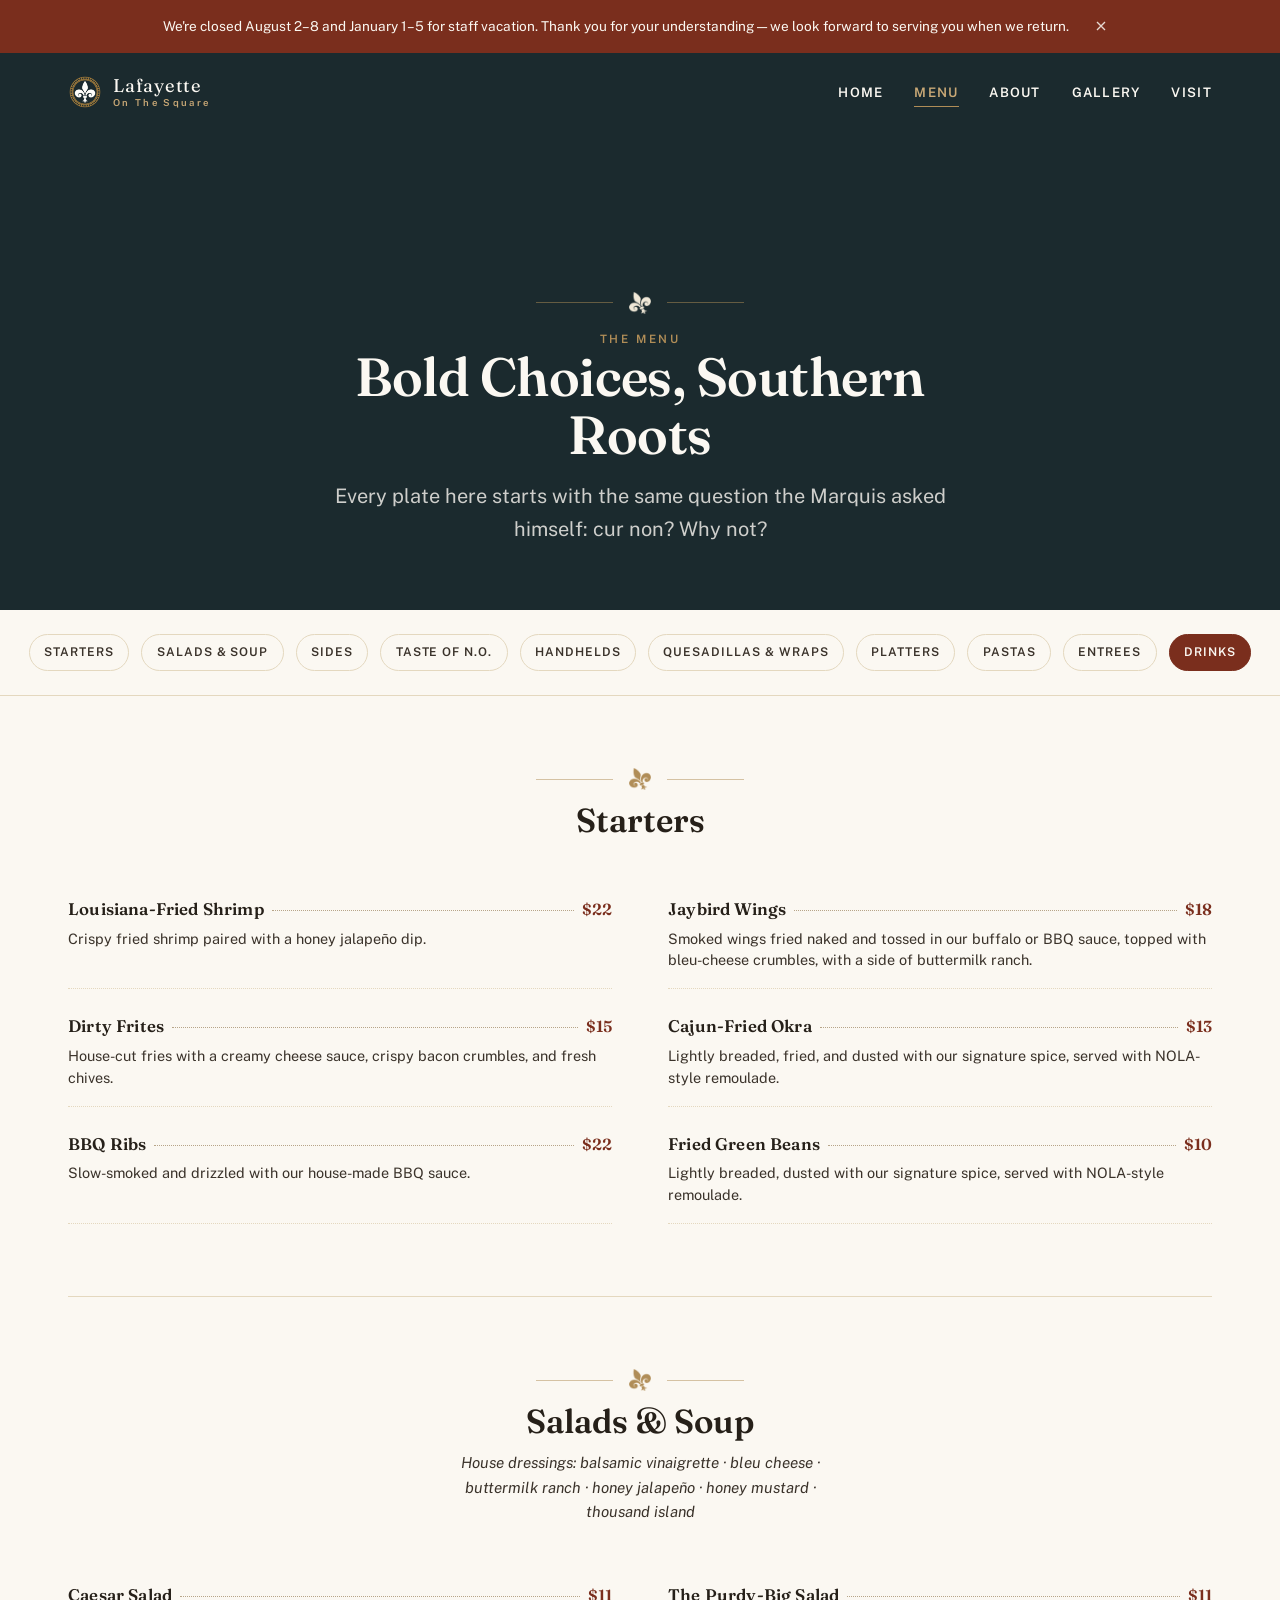
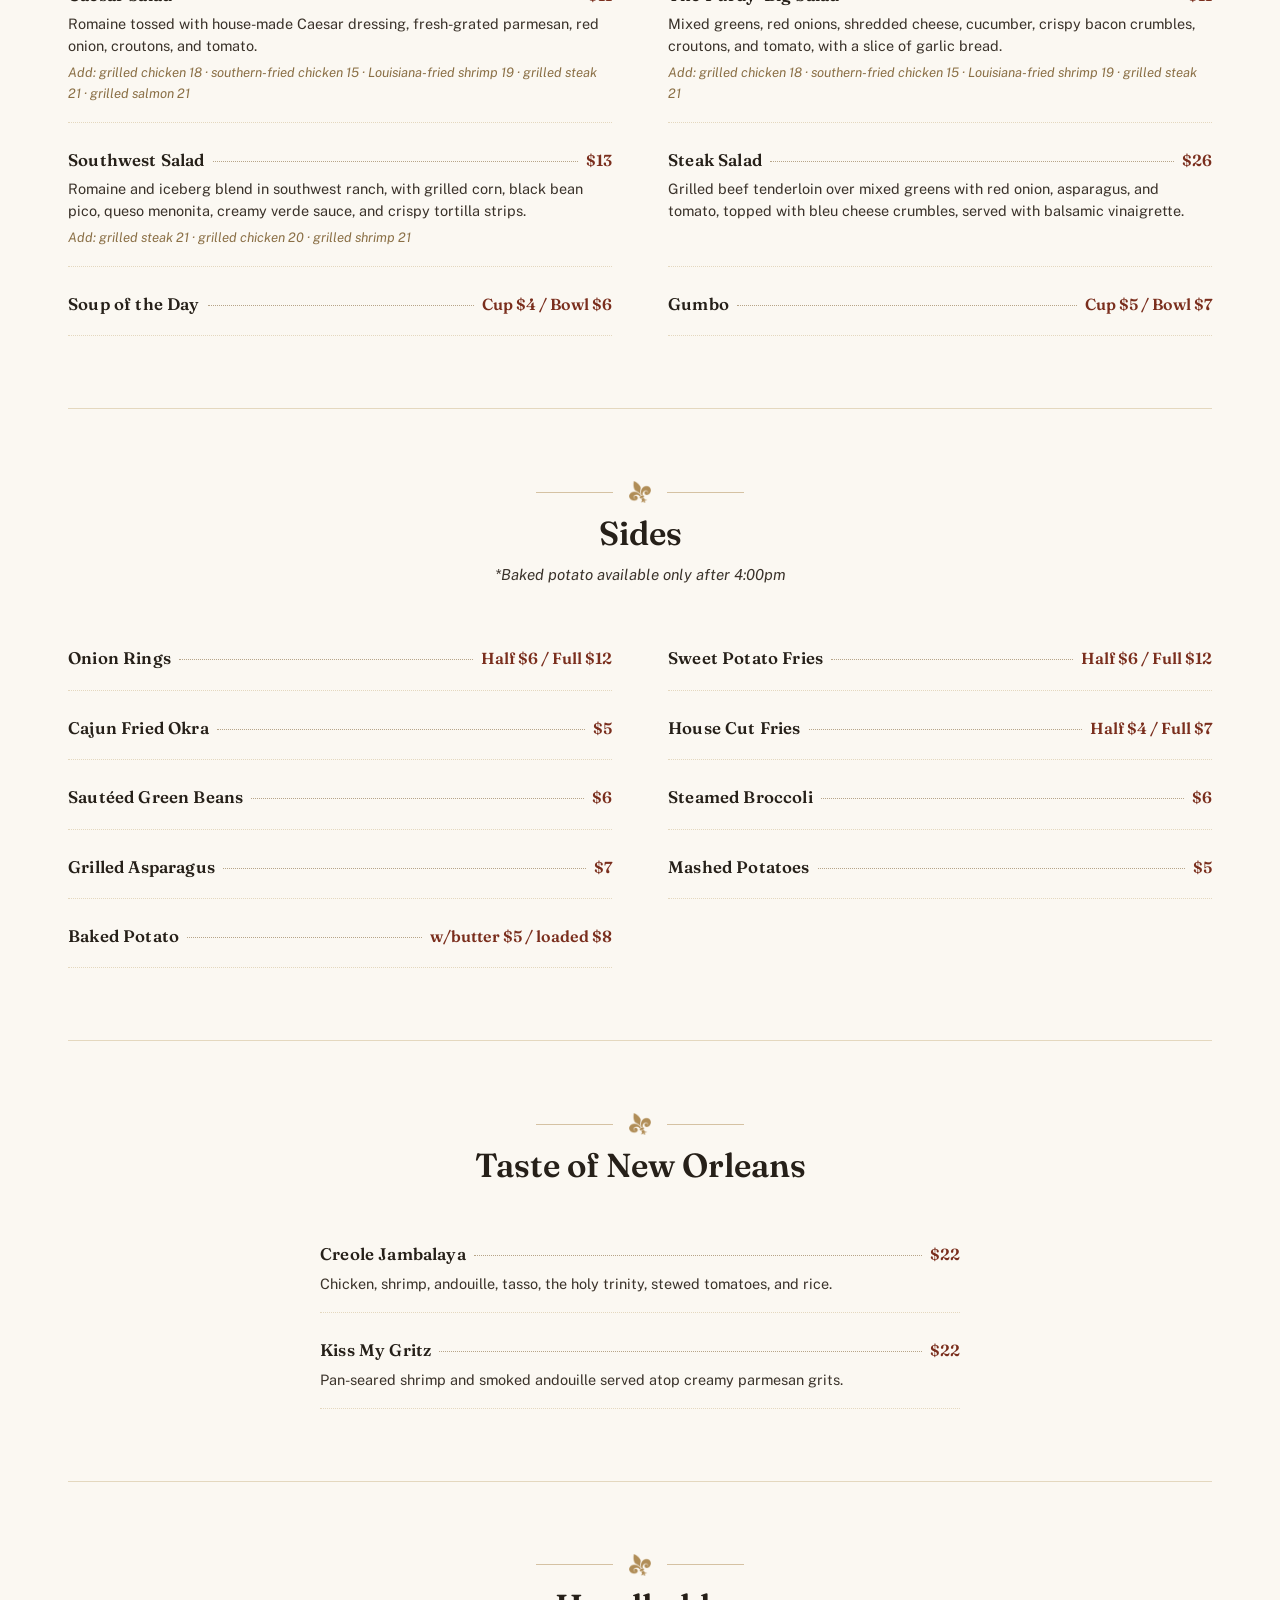
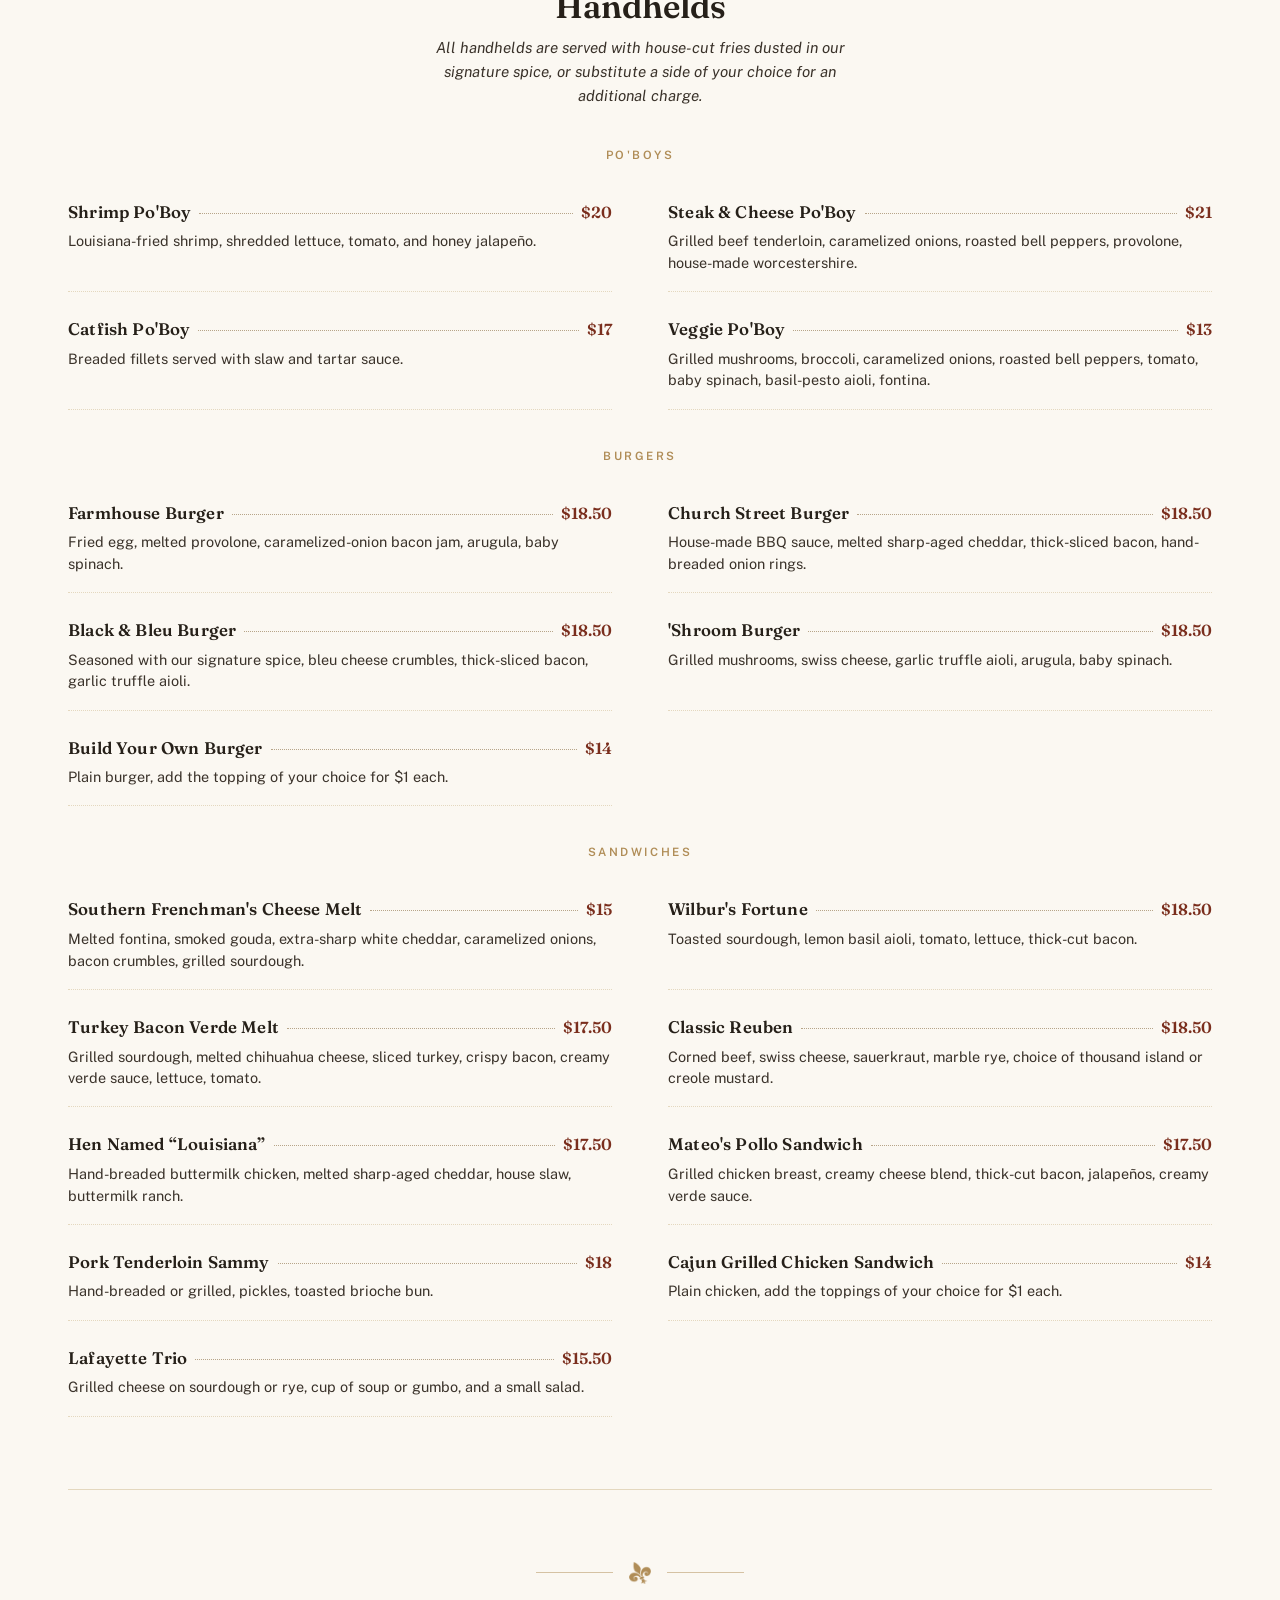
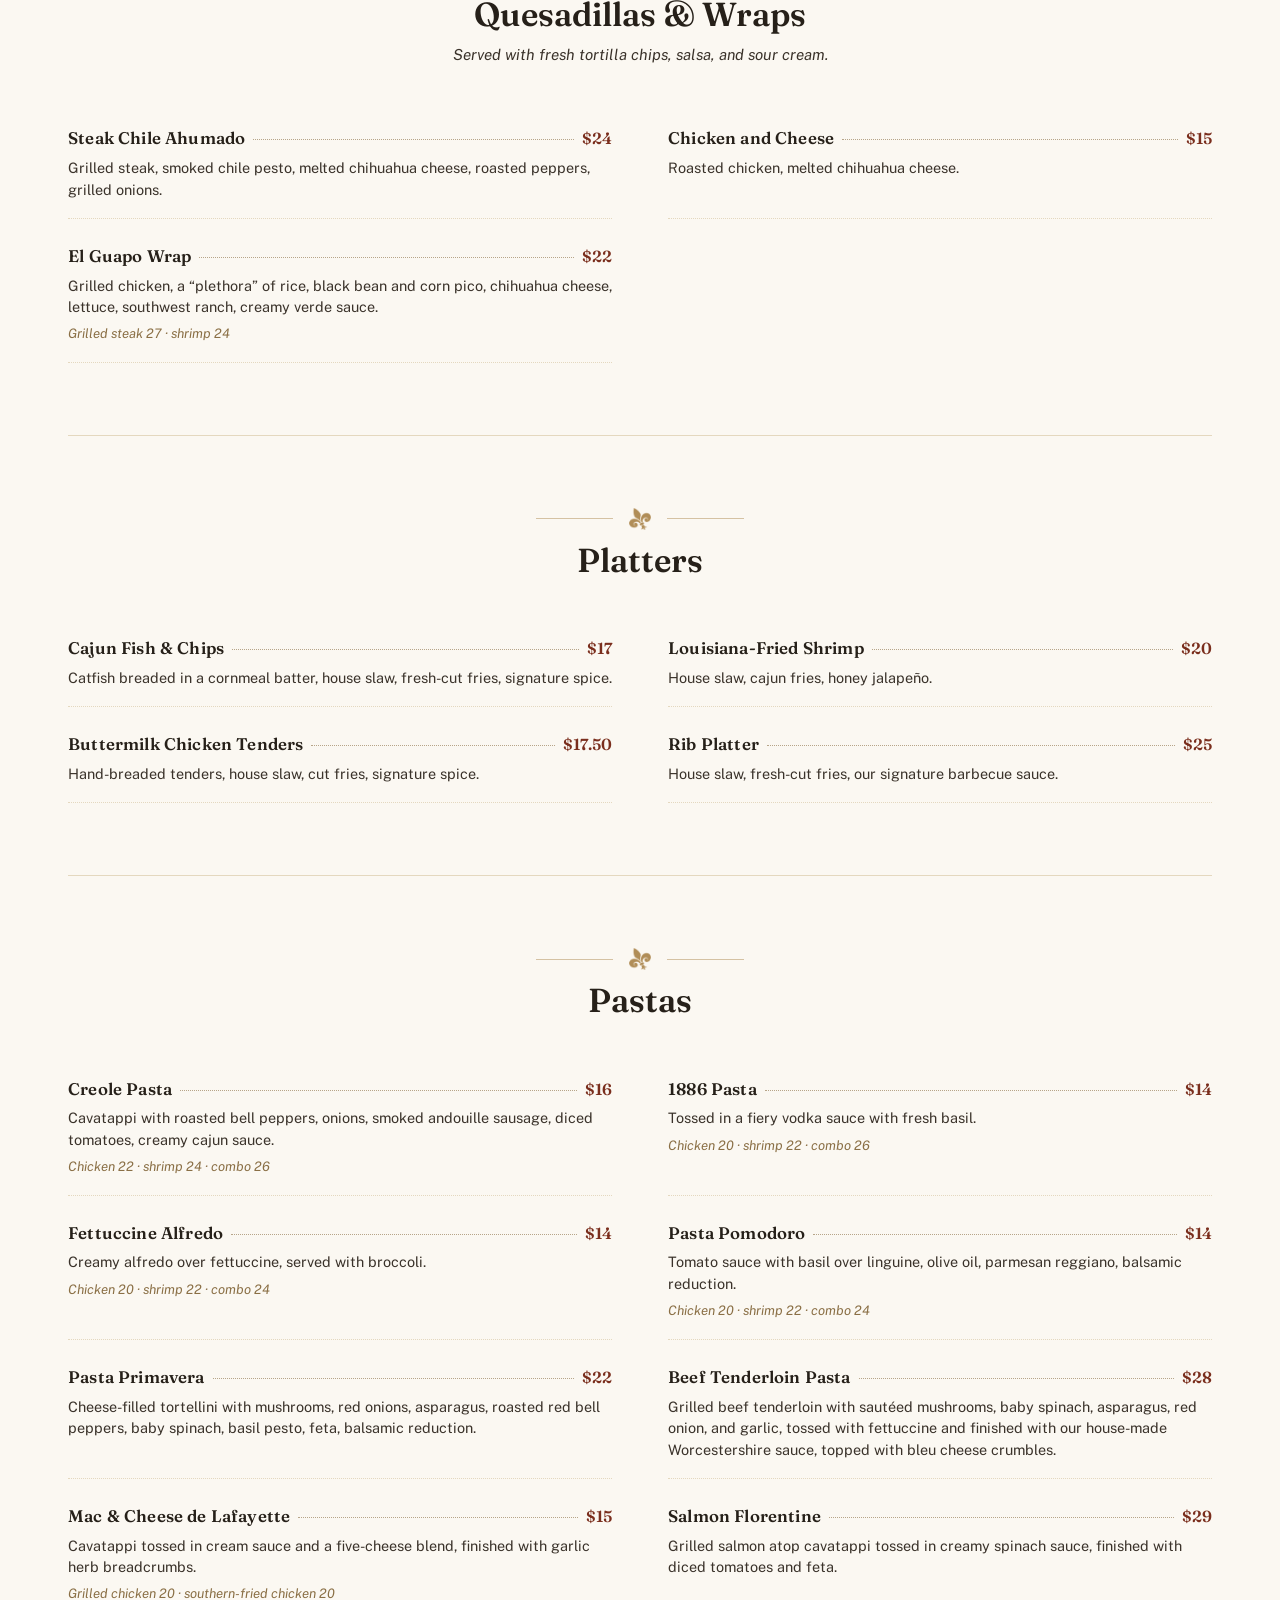
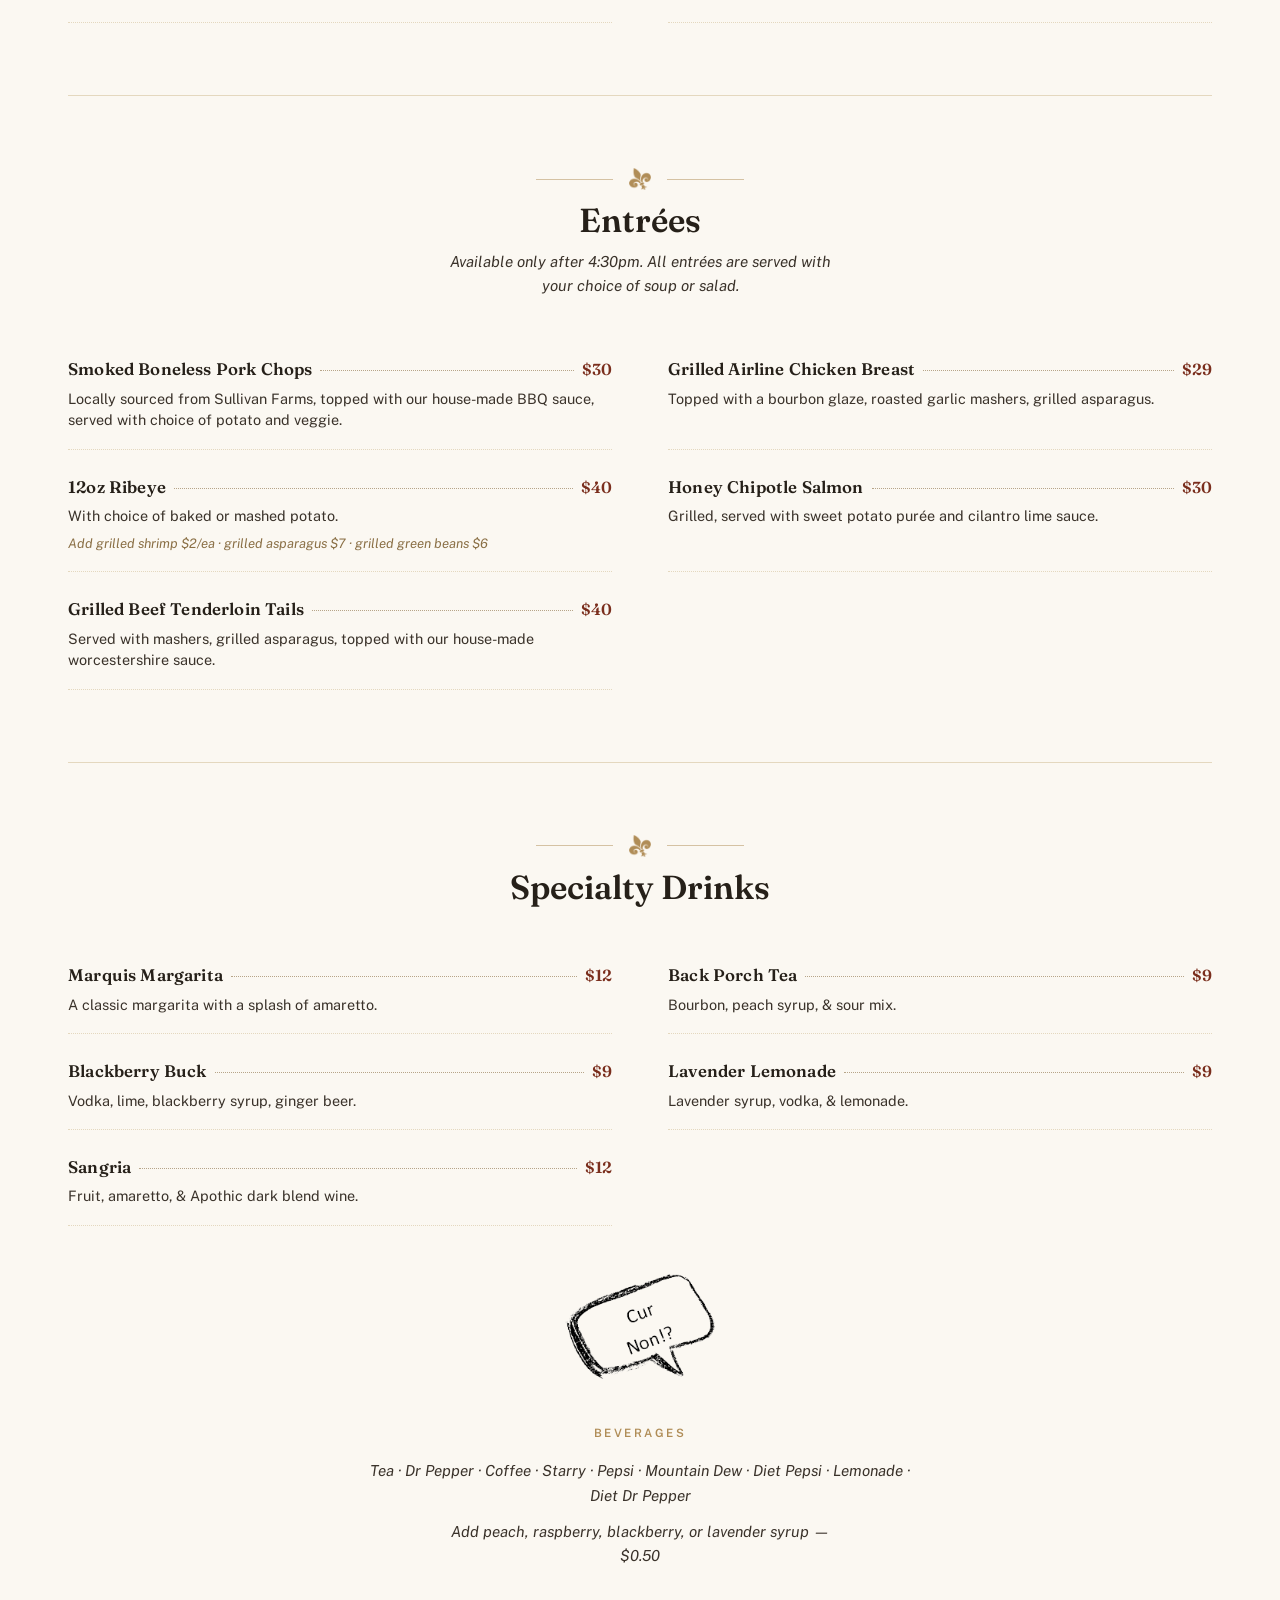
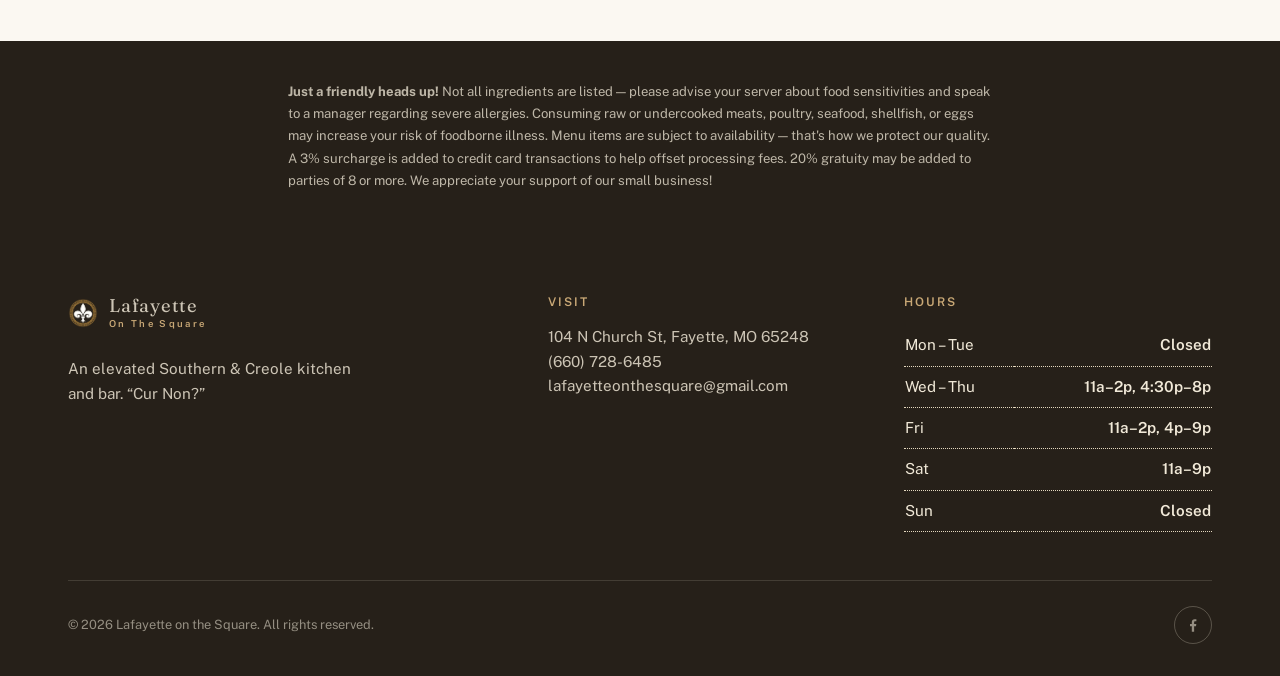
<file: menu.html>
<!DOCTYPE html>
<html lang="en">
<head>
<meta charset="UTF-8">
<meta name="viewport" content="width=device-width, initial-scale=1.0">
<title>Menu | Lafayette on the Square</title>
<meta name="description" content="The full menu at Lafayette on the Square — starters, salads, po'boys, burgers, pastas, entrees, and specialty cocktails.">
<link rel="icon" type="image/png" href="assets/brand/logo-real.png">
<link rel="preconnect" href="https://fonts.googleapis.com">
<link rel="preconnect" href="https://fonts.gstatic.com" crossorigin>
<link href="https://fonts.googleapis.com/css2?family=Fraunces:ital,opsz,wght@0,9..144,300;0,9..144,500;0,9..144,600;0,9..144,700;1,9..144,400;1,9..144,500&family=Public+Sans:wght@400;500;600;700&display=swap" rel="stylesheet">
<link rel="stylesheet" href="css/style.css?v=6">
</head>
<body>
<a class="skip-link" href="#main">Skip to content</a>

<div id="closure-banner-mount"></div>

<header class="site-header static">
  <div class="wrap">
    <a class="brand-mark" href="index.html">
      <img src="assets/brand/logo-real.png" alt="">
      <span class="wordmark">Lafayette<small>On&nbsp;The&nbsp;Square</small></span>
    </a>
    <nav class="main-nav" aria-label="Primary">
      <a href="index.html">Home</a>
      <a href="menu.html" aria-current="page">Menu</a>
      <a href="about.html">About</a>
      <a href="gallery.html">Gallery</a>
      <a href="contact.html">Visit</a>
    </nav>
    <button class="nav-toggle" aria-label="Toggle menu" aria-expanded="false">
      <svg viewBox="0 0 24 24" fill="none" stroke="currentColor" stroke-width="1.6"><path d="M3 6h18M3 12h18M3 18h18"/></svg>
    </button>
  </div>
</header>

<main id="main">

  <section class="page-intro">
    <div class="wrap">
      <div class="divider-mark center"><img src="assets/brand/fleur-de-lis-parchment.png?v=2" alt=""></div>
      <p class="eyebrow" style="text-align:center; margin-top:1rem;">The Menu</p>
      <h1 class="h-lg">Bold Choices, Southern Roots</h1>
      <p class="lede" style="color:rgba(251,248,242,0.8); margin-inline:auto; margin-top:1rem;">Every plate here starts with the same question the Marquis asked himself: cur non? Why not?</p>
    </div>
  </section>

  <nav class="menu-nav" id="menu-nav" aria-label="Menu sections"></nav>

  <div class="wrap" id="menu-categories">
    <p style="text-align:center; padding:4rem 1rem; opacity:.5;">Loading menu&hellip;</p>
  </div>

  <div class="menu-disclaimer">
    <div class="wrap">
      <p><strong>Just a friendly heads up!</strong> Not all ingredients are listed — please advise your server about food sensitivities and speak to a manager regarding severe allergies. Consuming raw or undercooked meats, poultry, seafood, shellfish, or eggs may increase your risk of foodborne illness. Menu items are subject to availability — that's how we protect our quality. A 3% surcharge is added to credit card transactions to help offset processing fees. 20% gratuity may be added to parties of 8 or more. We appreciate your support of our small business!</p>
    </div>
  </div>

</main>

<footer class="site-footer" id="site-footer-placeholder"></footer>

<script src="js/main.js"></script>
<script src="js/site-footer.js"></script>
<script src="js/menu-render.js"></script>
</body>
</html>
</file>
<file: css/style.css>
/* ============================================================
   Lafayette on the Square — Design System
   Palette:  Ink Navy / Aged Brass / Barn Red / Parchment / Charcoal Oak
   Type:     Fraunces (display) + Public Sans (body)
   ============================================================ */

:root {
  /* Colors */
  --ink-navy: #1b2a2e;
  --ink-navy-light: #24393f;
  --ink-navy-lighter: #2f484f;
  --brass: #b08d57;
  --brass-light: #c9a876;
  --brass-dim: #8a6f45;
  --barn-red: #7a2e1d;
  --barn-red-light: #93402c;
  --parchment: #f1e9d8;
  --parchment-dark: #e4d8bf;
  --cream: #fbf8f2;
  --charcoal: #262019;
  --charcoal-soft: #3a322a;

  /* Type */
  --font-display: "Fraunces", Georgia, serif;
  --font-body: "Public Sans", -apple-system, Segoe UI, sans-serif;

  /* Layout */
  --max-width: 1240px;
  --gutter: clamp(1.25rem, 4vw, 3rem);
  --radius: 2px;

  /* Motion */
  --ease: cubic-bezier(0.25, 0.1, 0.25, 1);
}

/* ---------- Reset ---------- */
*, *::before, *::after { box-sizing: border-box; }
html { scroll-behavior: smooth; }
@media (prefers-reduced-motion: reduce) {
  html { scroll-behavior: auto; }
  *, *::before, *::after {
    animation-duration: 0.01ms !important;
    animation-iteration-count: 1 !important;
    transition-duration: 0.01ms !important;
    scroll-behavior: auto !important;
  }
}
body, h1, h2, h3, h4, p, figure { margin: 0; }
img { max-width: 100%; display: block; }
a { color: inherit; text-decoration: none; }
ul { list-style: none; margin: 0; padding: 0; }
button { font: inherit; cursor: pointer; }

body {
  font-family: var(--font-body);
  background: var(--cream);
  color: var(--charcoal);
  font-size: 16px;
  line-height: 1.6;
  -webkit-font-smoothing: antialiased;
  overflow-x: hidden;
}

a, p { overflow-wrap: break-word; }

/* Visible focus ring everywhere */
a:focus-visible,
button:focus-visible,
input:focus-visible,
textarea:focus-visible {
  outline: 2px solid var(--brass);
  outline-offset: 3px;
}

.wrap {
  max-width: var(--max-width);
  margin-inline: auto;
  padding-inline: var(--gutter);
}

/* ---------- Typography ---------- */
h1, h2, h3, h4 {
  font-family: var(--font-display);
  font-weight: 600;
  line-height: 1.08;
  color: inherit;
}

.eyebrow {
  font-family: var(--font-body);
  font-size: 0.72rem;
  font-weight: 600;
  letter-spacing: 0.22em;
  text-transform: uppercase;
  color: var(--brass);
}

.h-xl { font-size: clamp(2.75rem, 6vw, 5.25rem); letter-spacing: -0.01em; }
.h-lg { font-size: clamp(2.25rem, 4.2vw, 3.4rem); letter-spacing: -0.01em; }
.h-md { font-size: clamp(1.6rem, 2.6vw, 2.1rem); }
.h-sm { font-size: 1.25rem; }

.lede {
  font-size: clamp(1.05rem, 1.6vw, 1.25rem);
  line-height: 1.65;
  color: var(--charcoal-soft);
  max-width: 60ch;
}

.italic-note {
  font-family: var(--font-display);
  font-style: italic;
  font-weight: 400;
}

/* ---------- Buttons ---------- */
.btn {
  display: inline-flex;
  align-items: center;
  gap: 0.6rem;
  padding: 0.9rem 1.9rem;
  font-size: 0.85rem;
  font-weight: 600;
  letter-spacing: 0.08em;
  text-transform: uppercase;
  border: 1px solid transparent;
  border-radius: var(--radius);
  transition: background-color 220ms var(--ease), color 220ms var(--ease), border-color 220ms var(--ease), transform 220ms var(--ease);
  min-height: 44px;
}
.btn-primary {
  background: var(--barn-red);
  color: var(--cream);
}
.btn-primary:hover { background: var(--barn-red-light); transform: translateY(-1px); }
.btn-outline {
  background: transparent;
  border-color: currentColor;
  color: var(--cream);
}
.btn-outline:hover { background: rgba(251, 248, 242, 0.1); }
.btn-outline.dark { color: var(--ink-navy); }
.btn-outline.dark:hover { background: rgba(27, 42, 46, 0.06); }

/* ---------- Site Header ---------- */
.site-header {
  position: absolute;
  top: 0;
  left: 0;
  right: 0;
  z-index: 40;
  padding-block: 1.4rem;
  transition: background-color 260ms var(--ease), box-shadow 260ms var(--ease), padding 260ms var(--ease);
}
.site-header.is-solid {
  position: fixed;
  background: var(--ink-navy);
  box-shadow: 0 6px 24px rgba(0,0,0,0.18);
  padding-block: 0.85rem;
}
.site-header.static {
  position: relative;
  background: var(--ink-navy);
}

/* ---------- Closure / announcement banner ---------- */
.closure-banner {
  position: relative;
  z-index: 50;
  background: var(--barn-red);
  color: var(--cream);
}
.closure-banner .wrap {
  display: flex;
  align-items: center;
  justify-content: center;
  gap: 1rem;
  padding-block: 0.65rem;
  text-align: center;
}
.closure-banner p {
  font-size: 0.85rem;
  line-height: 1.4;
}
.closure-banner .dismiss {
  flex-shrink: 0;
  background: none;
  border: none;
  color: var(--cream);
  width: 32px;
  height: 32px;
  display: inline-flex;
  align-items: center;
  justify-content: center;
  opacity: 0.85;
}
.closure-banner .dismiss:hover { opacity: 1; }
.site-header .wrap {
  display: flex;
  align-items: center;
  justify-content: space-between;
  gap: 1.5rem;
}

.brand-mark {
  display: flex;
  align-items: center;
  gap: 0.7rem;
  color: var(--cream);
}
.brand-mark img { width: 34px; height: 34px; }
.brand-mark .wordmark {
  font-family: var(--font-display);
  font-size: 1.15rem;
  letter-spacing: 0.04em;
  line-height: 1.1;
}
.brand-mark .wordmark small {
  display: block;
  font-family: var(--font-body);
  font-size: 0.6rem;
  letter-spacing: 0.24em;
  color: var(--brass-light);
  font-weight: 600;
  margin-top: 0.15rem;
}

.main-nav {
  display: flex;
  align-items: center;
  gap: clamp(1.2rem, 2.4vw, 2.4rem);
}
.main-nav a {
  color: var(--cream);
  font-size: 0.82rem;
  font-weight: 600;
  letter-spacing: 0.1em;
  text-transform: uppercase;
  position: relative;
  padding-block: 0.3rem;
}
.main-nav a::after {
  content: "";
  position: absolute;
  left: 0; right: 0; bottom: 0;
  height: 1px;
  background: var(--brass);
  transform: scaleX(0);
  transform-origin: left;
  transition: transform 220ms var(--ease);
}
.main-nav a:hover::after,
.main-nav a[aria-current="page"]::after { transform: scaleX(1); }
.main-nav a[aria-current="page"] { color: var(--brass-light); }

.nav-toggle {
  display: none;
  background: none;
  border: none;
  color: var(--cream);
  padding: 0.4rem;
}
.nav-toggle svg { width: 26px; height: 26px; }

@media (max-width: 860px) {
  .main-nav {
    position: fixed;
    inset: 0 0 0 30%;
    background: var(--ink-navy);
    flex-direction: column;
    justify-content: center;
    align-items: flex-start;
    padding: 2rem var(--gutter);
    transform: translateX(100%);
    transition: transform 320ms var(--ease);
    gap: 1.6rem;
  }
  .main-nav.is-open { transform: translateX(0); }
  .main-nav a { font-size: 1.1rem; }
  .nav-toggle { display: inline-flex; }
}

/* ---------- Hero (storefront-plaque layout) ---------- */
.hero {
  position: relative;
  min-height: 100vh;
  display: grid;
  grid-template-columns: minmax(320px, 38%) 1fr;
  background: var(--ink-navy);
}
.hero-panel {
  position: relative;
  z-index: 5;
  display: flex;
  flex-direction: column;
  justify-content: center;
  gap: 1.6rem;
  padding: clamp(6rem, 12vh, 8rem) clamp(1.5rem, 4vw, 3.5rem) 4rem;
  color: var(--cream);
}
.hero-panel .medallion {
  width: 64px;
  height: 64px;
  opacity: 0.9;
}
.hero-panel h1 {
  font-size: clamp(2.6rem, 5.4vw, 4rem);
  color: var(--cream);
}
.hero-panel h1 small {
  display: block;
  font-family: var(--font-body);
  font-size: 0.95rem;
  letter-spacing: 0.22em;
  font-weight: 600;
  text-transform: uppercase;
  color: var(--brass-light);
  margin-top: 0.6rem;
}
.hero-panel .motto {
  color: var(--brass-light);
  font-size: 1.1rem;
}
.hero-photo {
  position: relative;
  background-size: cover;
  background-position: center;
  min-height: 340px;
}
.hero-photo::after {
  content: "";
  position: absolute;
  inset: 0;
  background: linear-gradient(100deg, rgba(27,42,46,0.92) 0%, rgba(27,42,46,0.15) 32%, rgba(27,42,46,0) 55%);
}

@media (max-width: 860px) {
  .hero { grid-template-columns: 1fr; }
  .hero-photo { min-height: 46vh; order: -1; }
  .hero-photo::after { background: linear-gradient(180deg, rgba(27,42,46,0) 40%, rgba(27,42,46,0.95) 100%); }
  .hero-panel { padding-top: 2.5rem; }
}

/* ---------- Section scaffolding ---------- */
.section { padding-block: clamp(4rem, 8vw, 7rem); }
.section-dark { background: var(--ink-navy); color: var(--cream); }
.section-parchment { background: var(--parchment); }
.section-header {
  display: flex;
  flex-direction: column;
  gap: 0.9rem;
  margin-bottom: clamp(2.5rem, 5vw, 3.5rem);
}
.section-header.center { align-items: center; text-align: center; }

.divider-mark {
  display: flex;
  align-items: center;
  gap: 1rem;
  color: var(--brass);
}
.divider-mark::before,
.divider-mark::after {
  content: "";
  height: 1px;
  width: clamp(2rem, 6vw, 5rem);
  background: currentColor;
  opacity: 0.5;
}
.divider-mark img { width: 22px; height: 22px; }
.divider-mark.center { justify-content: center; }

/* ---------- Footer ---------- */
.site-footer {
  background: var(--charcoal);
  color: var(--parchment);
  padding-block: 4rem 2rem;
}
.footer-grid {
  display: grid;
  grid-template-columns: 1.4fr 1fr 1fr;
  gap: 3rem;
  padding-bottom: 3rem;
  border-bottom: 1px solid rgba(241,233,216,0.14);
}
.footer-grid > * { min-width: 0;
}
.footer-grid h4 {
  font-family: var(--font-body);
  font-size: 0.75rem;
  letter-spacing: 0.18em;
  text-transform: uppercase;
  color: var(--brass-light);
  margin-bottom: 1rem;
}
.footer-grid p, .footer-grid a { color: rgba(241,233,216,0.82); font-size: 0.95rem; }
.footer-grid li { margin-bottom: 0.5rem; }
.footer-grid a:hover { color: var(--brass-light); }
.footer-bottom {
  display: flex;
  justify-content: space-between;
  align-items: center;
  flex-wrap: wrap;
  gap: 1rem;
  padding-top: 1.6rem;
  font-size: 0.8rem;
  color: rgba(241,233,216,0.55);
}
.footer-social { display: flex; gap: 1rem; }
.footer-social a {
  width: 38px; height: 38px;
  display: inline-flex; align-items: center; justify-content: center;
  border: 1px solid rgba(241,233,216,0.25);
  border-radius: 50%;
  transition: border-color 200ms var(--ease), color 200ms var(--ease);
}
.footer-social a:hover { border-color: var(--brass-light); color: var(--brass-light); }

@media (max-width: 760px) {
  .footer-grid { grid-template-columns: 1fr; gap: 2rem; }
}

/* ---------- Utility ---------- */
.visually-hidden {
  position: absolute; width: 1px; height: 1px;
  padding: 0; margin: -1px; overflow: hidden;
  clip: rect(0,0,0,0); white-space: nowrap; border: 0;
}
.skip-link {
  position: absolute; left: 1rem; top: -60px;
  background: var(--brass); color: var(--charcoal);
  padding: 0.7rem 1.2rem; z-index: 100; font-weight: 600;
  transition: top 200ms var(--ease);
}
.skip-link:focus { top: 1rem; }

/* ============================================================
   Home page components
   ============================================================ */
.dish-grid {
  display: grid;
  grid-template-columns: repeat(3, 1fr);
  gap: 1.75rem;
}
.dish-grid > * { min-width: 0; }
.dish-card {
  position: relative;
  overflow: hidden;
  border-radius: var(--radius);
  aspect-ratio: 4 / 5;
}
.dish-card img {
  width: 100%; height: 100%; object-fit: cover;
  transition: transform 600ms var(--ease);
}
.dish-card:hover img { transform: scale(1.06); }
.dish-card .caption {
  position: absolute; inset: auto 0 0 0;
  padding: 1.5rem 1.25rem;
  background: linear-gradient(0deg, rgba(27,42,46,0.92) 0%, rgba(27,42,46,0) 100%);
  color: var(--cream);
}
.dish-card .caption .name { font-family: var(--font-display); font-size: 1.2rem; }
.dish-card .caption .price { color: var(--brass-light); font-size: 0.9rem; margin-top: 0.2rem; }

@media (max-width: 900px) {
  .dish-grid { grid-template-columns: repeat(2, 1fr); }
}
@media (max-width: 600px) {
  .dish-grid { grid-template-columns: 1fr; }
}

.split {
  display: grid;
  grid-template-columns: 1fr 1fr;
  gap: clamp(2.5rem, 6vw, 5rem);
  align-items: center;
}
.split > * { min-width: 0; }
.split img { width: 100%; border-radius: var(--radius); }
.split .divider-mark img { width: 22px; height: 22px; border-radius: 0; }
@media (max-width: 860px) {
  .split { grid-template-columns: 1fr; }
}

.stat-row {
  display: flex;
  gap: clamp(1.5rem, 4vw, 3rem);
  margin-top: 1.5rem;
}
.stat { display: flex; flex-direction: column; gap: 0.2rem; }
.stat .num { font-family: var(--font-display); font-size: 2.1rem; color: var(--brass); }
.stat .label { font-size: 0.78rem; letter-spacing: 0.06em; color: var(--charcoal-soft); }

.bubble-callout {
  display: flex;
  align-items: center;
  gap: 1.5rem;
  flex-wrap: wrap;
}
.bubble-callout img { width: 150px; height: auto; flex-shrink: 0; }

/* ============================================================
   Menu page
   ============================================================ */
.menu-nav {
  display: flex;
  flex-wrap: wrap;
  gap: 0.5rem 0.75rem;
  justify-content: center;
  padding-block: 1.5rem;
  position: sticky;
  top: 0;
  z-index: 20;
  background: var(--cream);
  border-bottom: 1px solid var(--parchment-dark);
}
.menu-nav a {
  font-size: 0.75rem;
  font-weight: 600;
  letter-spacing: 0.08em;
  text-transform: uppercase;
  padding: 0.5rem 0.9rem;
  border: 1px solid var(--parchment-dark);
  border-radius: 999px;
  color: var(--charcoal-soft);
  transition: background-color 200ms var(--ease), color 200ms var(--ease), border-color 200ms var(--ease);
}
.menu-nav a:hover, .menu-nav a.is-active {
  background: var(--barn-red);
  border-color: var(--barn-red);
  color: var(--cream);
}

.menu-category { padding-block: clamp(3rem, 6vw, 4.5rem); scroll-margin-top: 5.5rem; }
.menu-category + .menu-category { border-top: 1px solid var(--parchment-dark); }

.menu-category-head {
  text-align: center;
  margin-bottom: 2.5rem;
}

.menu-note {
  text-align: center;
  font-style: italic;
  color: var(--charcoal-soft);
  font-size: 0.95rem;
  max-width: 46ch;
  margin: 0.75rem auto 0;
}

.menu-list {
  display: grid;
  grid-template-columns: repeat(2, 1fr);
  column-gap: 3.5rem;
  row-gap: 0.4rem;
}
.menu-list.single { grid-template-columns: 1fr; max-width: 640px; margin-inline: auto; }

.menu-item { padding-block: 1.1rem; border-bottom: 1px dotted var(--parchment-dark); }
.menu-item-head {
  display: flex;
  align-items: baseline;
  gap: 0.5rem;
}
.menu-item-head .name {
  font-family: var(--font-display);
  font-weight: 600;
  font-size: 1.05rem;
  letter-spacing: 0.01em;
}
.menu-item-head .leader {
  flex: 1;
  border-bottom: 1px dotted var(--brass-dim);
  transform: translateY(-4px);
  opacity: 0.6;
}
.menu-item-head .price {
  font-family: var(--font-display);
  font-weight: 600;
  color: var(--barn-red);
  white-space: nowrap;
}
.menu-item .desc {
  font-size: 0.9rem;
  color: var(--charcoal-soft);
  margin-top: 0.3rem;
  line-height: 1.5;
}
.menu-item .addons {
  font-size: 0.82rem;
  color: var(--brass-dim);
  margin-top: 0.35rem;
  font-style: italic;
}

@media (max-width: 760px) {
  .menu-list { grid-template-columns: 1fr; }
}

.menu-disclaimer {
  background: var(--charcoal);
  color: rgba(241,233,216,0.75);
  font-size: 0.82rem;
  line-height: 1.7;
  padding-block: 2.5rem;
}
.menu-disclaimer .wrap { max-width: 800px; }

/* ============================================================
   Gallery
   ============================================================ */
.gallery-grid {
  columns: 3 260px;
  column-gap: 1.5rem;
}
.gallery-grid figure {
  break-inside: avoid;
  margin-bottom: 1.5rem;
  overflow: hidden;
  border-radius: var(--radius);
}
.gallery-grid img {
  width: 100%;
  transition: transform 500ms var(--ease);
}
.gallery-grid a:hover img { transform: scale(1.04); }

/* Lightbox */
.lightbox {
  position: fixed; inset: 0; z-index: 200;
  background: rgba(19, 28, 30, 0.95);
  display: flex; align-items: center; justify-content: center;
  padding: clamp(1rem, 4vw, 3rem);
  opacity: 0; pointer-events: none;
  transition: opacity 220ms var(--ease);
}
.lightbox.is-open { opacity: 1; pointer-events: auto; }
.lightbox img { max-width: 90vw; max-height: 85vh; object-fit: contain; border-radius: var(--radius); }
.lightbox-close {
  position: absolute; top: 1.5rem; right: 1.5rem;
  background: none; border: none; color: var(--cream);
  width: 44px; height: 44px;
}
.lightbox-close svg { width: 28px; height: 28px; }

/* ============================================================
   About page
   ============================================================ */
.about-hero {
  background: var(--ink-navy);
  color: var(--cream);
  padding-block: clamp(8rem, 16vh, 10rem) 5rem;
}
.about-hero .wrap { max-width: 900px; text-align: center; }

.quote-block {
  border-left: 3px solid var(--brass);
  padding-left: 1.5rem;
  font-family: var(--font-display);
  font-style: italic;
  font-size: clamp(1.2rem, 2vw, 1.5rem);
  color: var(--ink-navy);
  margin-block: 1.75rem;
}
.section-dark .quote-block { color: var(--cream); }

/* ============================================================
   Contact
   ============================================================ */
.contact-grid {
  display: grid;
  grid-template-columns: 1fr 1fr;
  gap: clamp(2rem, 5vw, 4rem);
}
.contact-grid > * { min-width: 0; }
.info-card {
  background: var(--parchment);
  padding: clamp(1.75rem, 3vw, 2.5rem);
  border-radius: var(--radius);
}
.info-card h3 { margin-bottom: 0.75rem; }
.info-card + .info-card { margin-top: 1.5rem; }
.hours-table { width: 100%; border-collapse: collapse; }
.hours-table td { padding-block: 0.5rem; border-bottom: 1px dotted var(--parchment-dark); font-size: 0.95rem; }
.hours-table td:last-child { text-align: right; font-weight: 600; }
.map-frame {
  width: 100%; aspect-ratio: 4/3; border: none; border-radius: var(--radius);
  background: var(--parchment-dark);
}

@media (max-width: 860px) {
  .contact-grid { grid-template-columns: 1fr; }
}

/* Page intro band used on inner pages (menu/gallery/contact) */
.page-intro {
  background: var(--ink-navy);
  color: var(--cream);
  padding-block: clamp(8rem, 18vh, 10rem) 4rem;
  text-align: center;
}
.page-intro .wrap { max-width: 720px; margin-inline: auto; }
</file>
